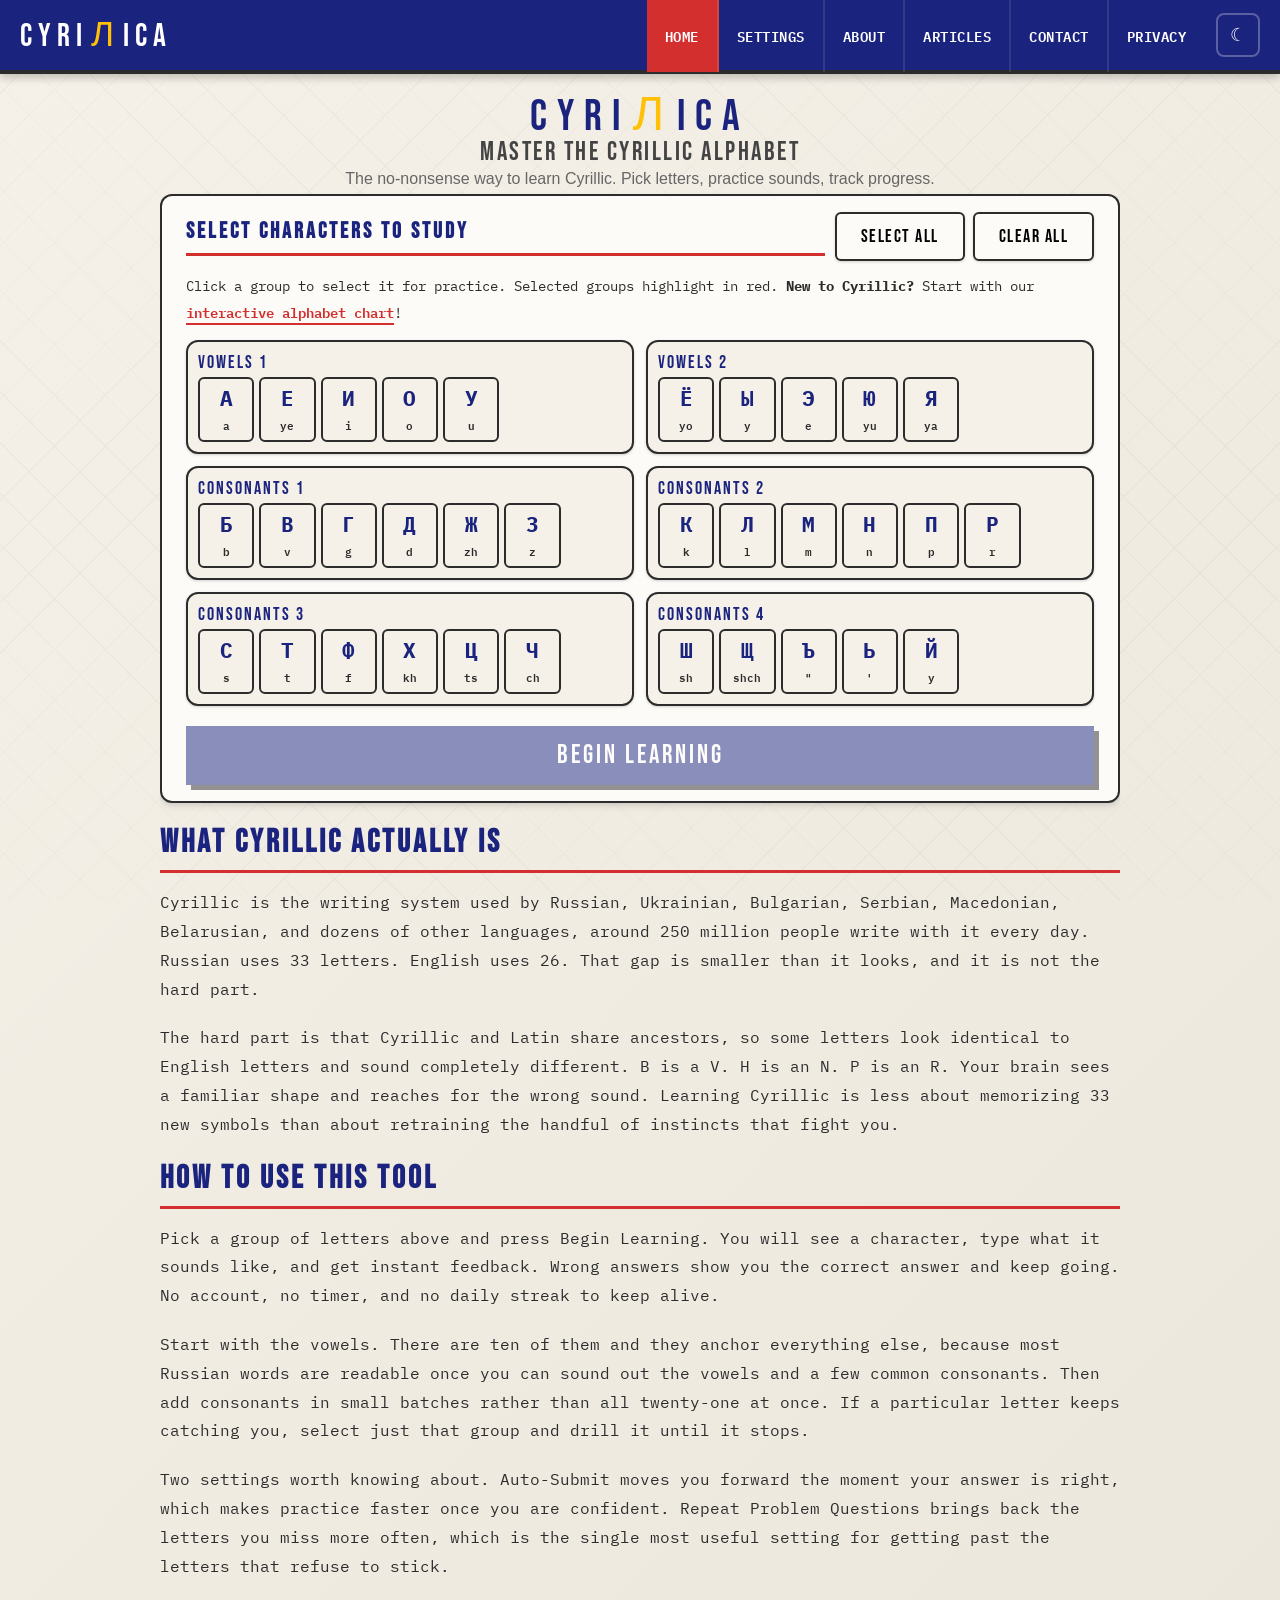
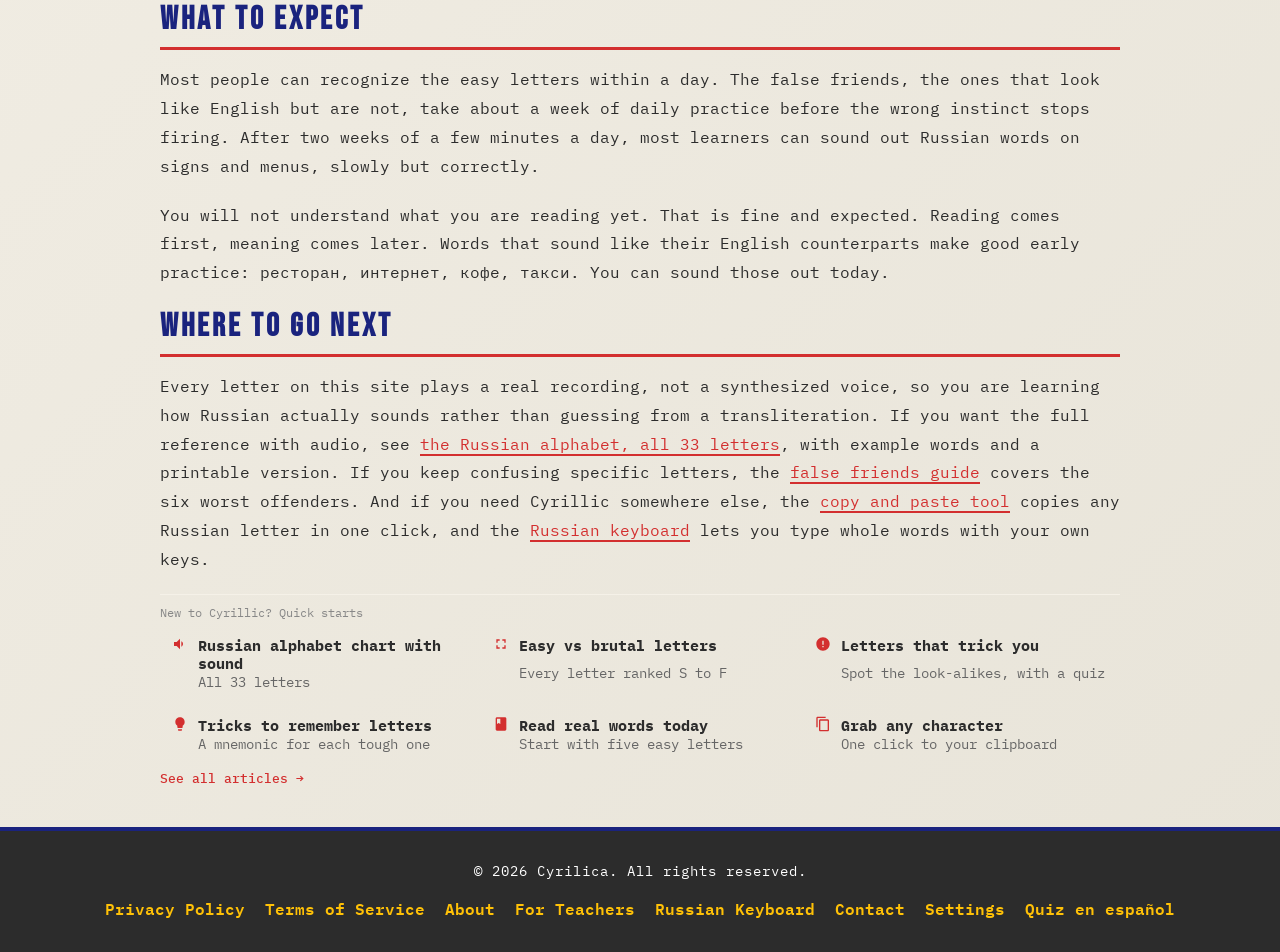
<file: index.html>
<!DOCTYPE html>
<html lang="en">
<head>
    <meta charset="UTF-8">
    <meta name="viewport" content="width=device-width, initial-scale=1.0">
    <title>Learn the Russian Alphabet Free — Cyrillic Tool | Cyrilica</title>

    <!-- SEO Meta Tags -->
    <meta name="description" content="Free interactive tool to learn the Russian alphabet. Practice all 33 Cyrillic letters with instant feedback, pronunciation audio, and progress tracking. No signup required.">
    <meta name="keywords" content="learn Cyrillic, Cyrillic alphabet, Russian alphabet, learn Russian letters, Cyrillic study, Ukrainian alphabet, Bulgarian alphabet, Serbian alphabet, learn Cyrillic online, free Cyrillic learning">
    <meta name="author" content="Cyrilica">
    <meta name="robots" content="index, follow">
    <link rel="canonical" href="https://cyrilica.com">
    <script>(function(){var c=document.querySelector('link[rel="canonical"]');if(c)c.href='https://cyrilica.com'+window.location.pathname.replace(/\/$/,'');})()</script>

    <!-- Open Graph / Facebook -->
    <meta property="og:type" content="website">
    <meta property="og:url" content="https://cyrilica.com/">
    <meta property="og:title" content="Learn the Russian Alphabet Free — Cyrillic Tool | Cyrilica">
    <meta property="og:description" content="Free interactive tool to learn the Russian alphabet. Practice all 33 Cyrillic letters with instant feedback, pronunciation audio, and progress tracking. No signup required.">
    <meta property="og:image" content="https://cyrilica.com/og-image.png">
    
    <!-- Twitter -->
    <meta property="twitter:card" content="summary_large_image">
    <meta property="twitter:url" content="https://cyrilica.com/">
    <meta property="twitter:title" content="Learn the Russian Alphabet Free — Cyrillic Tool | Cyrilica">
    <meta property="twitter:description" content="Free interactive tool to learn the Russian alphabet. Practice all 33 Cyrillic letters with instant feedback, pronunciation audio, and progress tracking. No signup required.">
    <meta property="twitter:image" content="https://cyrilica.com/og-image.png">
    
    <!-- Favicons -->
    <link rel="icon" type="image/svg+xml" href="/favicon.svg">
    <link rel="icon" type="image/x-icon" href="/favicon.ico">
    <link rel="icon" type="image/png" sizes="16x16" href="/favicon-16.png">
    <link rel="icon" type="image/png" sizes="32x32" href="/favicon-32.png">
    <link rel="icon" type="image/png" sizes="48x48" href="/favicon-48.png">
    <link rel="icon" type="image/png" sizes="192x192" href="/favicon-192.png">
    <link rel="apple-touch-icon" sizes="180x180" href="/favicon-180.png">
    <link rel="manifest" href="/site.webmanifest">

    <!-- Google tag (gtag.js) -->
    <script async src="https://www.googletagmanager.com/gtag/js?id=G-WZ9MYG6HGE"></script>
    <script>
        window.dataLayer = window.dataLayer || [];
        function gtag(){dataLayer.push(arguments);}
        // Consent Mode defaults, before gtag('js') and gtag('config') so the
        // first page_view carries them: denied in the EEA, the UK and
        // Switzerland, granted everywhere else (ledger row 386, CLAUDE.md).
        gtag('consent', 'default', {
            'ad_storage': 'denied',
            'ad_user_data': 'denied',
            'ad_personalization': 'denied',
            'analytics_storage': 'denied',
            'region': ['AT', 'BE', 'BG', 'CH', 'CY', 'CZ', 'DE', 'DK', 'EE', 'ES', 'FI', 'FR', 'GB', 'GR', 'HR', 'HU',
                       'IE', 'IS', 'IT', 'LI', 'LT', 'LU', 'LV', 'MT', 'NL', 'NO', 'PL', 'PT', 'RO', 'SE', 'SI', 'SK'],
            'wait_for_update': 500
        });
        gtag('consent', 'default', {
            'ad_storage': 'granted',
            'ad_user_data': 'granted',
            'ad_personalization': 'granted',
            'analytics_storage': 'granted',
            'wait_for_update': 500
        });
        dataLayer.push({
            'event': 'default_consent'
        });
        gtag('js', new Date());
        gtag('config', 'G-WZ9MYG6HGE');
    </script>
    
    <link rel="preconnect" href="https://fonts.googleapis.com">
    <link rel="preconnect" href="https://fonts.gstatic.com" crossorigin>
    <link href="https://fonts.googleapis.com/css2?family=Bebas+Neue&family=IBM+Plex+Mono:wght@400;600&family=Merriweather:wght@300&display=swap" rel="stylesheet">
    <link rel="stylesheet" href="/css/styles.css">

    <!-- WebSite Schema for Sitelinks Search Box -->
    <script type="application/ld+json">
    {
        "@context": "https://schema.org",
        "@type": "WebSite",
        "name": "CyriЛica",
        "alternateName": "Cyrilica",
        "url": "https://cyrilica.com",
        "description": "Learn the Cyrillic alphabet interactively",
        "inLanguage": "en"
    }
    </script>

    <!-- Organization Schema -->
    <script type="application/ld+json">
    {
        "@context": "https://schema.org",
        "@type": "Organization",
        "name": "CyriЛica",
        "url": "https://cyrilica.com",
        "logo": "https://cyrilica.com/favicon.svg",
        "sameAs": [
            "https://github.com/malcolm15/cyrillic-learner"
        ],
        "contactPoint": {
            "@type": "ContactPoint",
            "email": "hello@cyrilica.com",
            "contactType": "customer support"
        }
    }
    </script>

    <!-- Font Awesome for social icons -->
    <link rel="stylesheet" href="https://cdnjs.cloudflare.com/ajax/libs/font-awesome/6.5.1/css/all.min.css" integrity="sha512-DTOQO9RWCH3ppGqcWaEA1BIZOC6xxalwEsw9c2QQeAIftl+Vegovlnee1c9QX4TctnWMn13TZye+giMm8e2LwA==" crossorigin="anonymous" referrerpolicy="no-referrer" media="print" onload="this.media='all'" />

    <!-- Journey by Mediavine: display ads. Keep this the last element in <head>; see CLAUDE.md. -->
    <script type="text/javascript" async="async" data-noptimize="1" data-cfasync="false" src="//scripts.scriptwrapper.com/tags/0f4d724d-efc6-493d-9d37-0ec09bb2dbc1.js"></script>
</head>
<body>
    <script>
    // Theme, applied before any content is laid out, so a saved dark preference
    // never shows a flash of the light theme. This has to stay the first element
    // inside the opening body tag: document.body already exists at this point and
    // nothing has painted yet. Keep that tag spelled only once in this file,
    // because scripts/pre-render.js asserts exactly one occurrence of it.
    //
    // FOLLOW_SYSTEM_THEME decides what a visitor with no saved preference gets.
    // false is the behaviour the site has always had: no preference means light.
    // true hands the decision to the operating system setting. js/core.js reads
    // this same flag, so it is defined in exactly one place.
    window.FOLLOW_SYSTEM_THEME = false;
    (function () {
        try {
            var saved = localStorage.getItem('darkMode');
            var dark = saved === null
                ? (window.FOLLOW_SYSTEM_THEME &&
                   window.matchMedia('(prefers-color-scheme: dark)').matches)
                : saved === 'true';
            if (dark) document.body.classList.add('dark-mode');
        } catch (e) {
            // Storage blocked (private browsing): fall through to the light theme.
        }
        // The body element's style was already resolved as light before this ran,
        // so adding the class here would animate the 0.3s colour transition and
        // the page would visibly fade in from the light theme on every cold load.
        // Suppress transitions until the first frame has been painted.
        document.body.classList.add('theme-booting');
        requestAnimationFrame(function () {
            requestAnimationFrame(function () {
                document.body.classList.remove('theme-booting');
            });
        });
    })();
    // Spanish-first browsers see the homepage's "Practicar en español" link. It
    // is in the HTML for everyone and hidden by css/styles.css until this class
    // is on <html>, which happens here, before anything is laid out, so showing
    // it never shifts the page. Only the PRIMARY language counts: a secondary
    // Spanish preference does not. Nothing redirects. This script is part of
    // the template, so every emitted page carries it too, where it is harmless:
    // html.lang-es is used only by the .lang-suggest rule, and only the
    // homepage has that element. It sits after the theme script on purpose,
    // outside the part scripts/pre-render.js requires 404.html to match.
    (function () {
        try {
            var langs = navigator.languages;
            var primary = (langs && langs.length ? langs[0] : navigator.language) || '';
            if (/^es(-|$)/i.test(primary)) document.documentElement.classList.add('lang-es');
        } catch (e) {
            // No navigator language: the link simply stays hidden.
        }
    })();
    </script>
    <!-- Navigation -->
    <nav>
        <div class="nav-container">
            <a href="/" class="nav-logo notranslate" translate="no" onclick="navTo(event, 'home', null)">CYRI<span class="letter-l" lang="ru" onclick="if(!event.metaKey&&!event.ctrlKey&&!event.shiftKey) burstConfetti(event, this)">Л<span class="confetti-burst"></span></span>ICA</a>
            <ul class="nav-links" id="nav-links">
                <li><a href="/" class="active" onclick="navTo(event, 'home', null)">Home</a></li>
                <li><a href="/settings" onclick="navTo(event, 'settings', null)">Settings</a></li>
                <li><a href="/about" onclick="navTo(event, 'about', null)">About</a></li>
                <li><a href="/articles" onclick="navTo(event, 'articles', null)">Articles</a></li>
                <li><a href="/contact" onclick="navTo(event, 'contact', null)">Contact</a></li>
                <li><a href="/privacy" onclick="navTo(event, 'privacy', null)">Privacy</a></li>
            </ul>
            <button class="theme-toggle" id="theme-toggle" type="button" onclick="toggleTheme()" aria-label="Switch to the dark theme" aria-pressed="false"><span class="theme-toggle-icon" aria-hidden="true">☾</span></button>
            <button class="menu-toggle" type="button" onclick="toggleMenu()" aria-label="Menu" aria-controls="nav-links" aria-expanded="false">☰</button>
        </div>
    </nav>

        <div class="main-content">
            <div class="container">
                <!-- HOME PAGE -->
                <div id="home-page" class="page-content active">
                    <header>
                        <h1 class="sr-only">Learn the Russian &amp; Cyrillic Alphabet Free</h1>
                        <div class="logo-display notranslate" translate="no">CYRI<span class="letter-l" lang="ru" onclick="burstConfetti(event, this)">Л<span class="confetti-burst"></span></span>ICA</div>
                        <div class="subtitle">MASTER THE CYRILLIC ALPHABET</div>
                        <p class="site-description">The no-nonsense way to learn Cyrillic. Pick letters, practice sounds, track progress.</p>
                        <p class="lang-suggest"><a href="/es" hreflang="es" lang="es">Practicar en español</a></p>
                    </header>

                    <!-- Combined Character Reference & Selection -->
                    <div class="card char-reference">
                        <div class="selection-header">
                            <h2>Select Characters to Study</h2>
                            <div class="selection-controls">
                                <button class="btn btn-control" onclick="selectAllGroups()">Select All</button>
                                <button class="btn btn-control" onclick="clearAllGroups()">Clear All</button>
                            </div>
                        </div>
                        <p class="content-text" style="margin-bottom: 14px; font-size: 0.9rem;">Click a group to select it for practice. Selected groups highlight in red. <strong>New to Cyrillic?</strong> Start with our <a href="/articles/russian-alphabet-chart" onclick="navToArticle(event, 'russian-alphabet-chart')" class="reference-link">interactive alphabet chart</a>!</p>
                        <div id="reference-container">
                            <div class="reference-section" data-group="vowels_1">
                                <div class="section-title">Vowels 1</div>
                                <div class="reference-grid notranslate" translate="no">
                                    <div class="char-ref-item"><span class="char-ref-cyrillic">А</span><span class="char-ref-roman">a</span></div>
                                    <div class="char-ref-item"><span class="char-ref-cyrillic">Е</span><span class="char-ref-roman">ye</span></div>
                                    <div class="char-ref-item"><span class="char-ref-cyrillic">И</span><span class="char-ref-roman">i</span></div>
                                    <div class="char-ref-item"><span class="char-ref-cyrillic">О</span><span class="char-ref-roman">o</span></div>
                                    <div class="char-ref-item"><span class="char-ref-cyrillic">У</span><span class="char-ref-roman">u</span></div>
                                </div>
                            </div>
                            <div class="reference-section" data-group="vowels_2">
                                <div class="section-title">Vowels 2</div>
                                <div class="reference-grid notranslate" translate="no">
                                    <div class="char-ref-item"><span class="char-ref-cyrillic">Ё</span><span class="char-ref-roman">yo</span></div>
                                    <div class="char-ref-item"><span class="char-ref-cyrillic">Ы</span><span class="char-ref-roman">y</span></div>
                                    <div class="char-ref-item"><span class="char-ref-cyrillic">Э</span><span class="char-ref-roman">e</span></div>
                                    <div class="char-ref-item"><span class="char-ref-cyrillic">Ю</span><span class="char-ref-roman">yu</span></div>
                                    <div class="char-ref-item"><span class="char-ref-cyrillic">Я</span><span class="char-ref-roman">ya</span></div>
                                </div>
                            </div>
                            <div class="reference-section" data-group="consonants_1">
                                <div class="section-title">Consonants 1</div>
                                <div class="reference-grid notranslate" translate="no">
                                    <div class="char-ref-item"><span class="char-ref-cyrillic">Б</span><span class="char-ref-roman">b</span></div>
                                    <div class="char-ref-item"><span class="char-ref-cyrillic">В</span><span class="char-ref-roman">v</span></div>
                                    <div class="char-ref-item"><span class="char-ref-cyrillic">Г</span><span class="char-ref-roman">g</span></div>
                                    <div class="char-ref-item"><span class="char-ref-cyrillic">Д</span><span class="char-ref-roman">d</span></div>
                                    <div class="char-ref-item"><span class="char-ref-cyrillic">Ж</span><span class="char-ref-roman">zh</span></div>
                                    <div class="char-ref-item"><span class="char-ref-cyrillic">З</span><span class="char-ref-roman">z</span></div>
                                </div>
                            </div>
                            <div class="reference-section" data-group="consonants_2">
                                <div class="section-title">Consonants 2</div>
                                <div class="reference-grid notranslate" translate="no">
                                    <div class="char-ref-item"><span class="char-ref-cyrillic">К</span><span class="char-ref-roman">k</span></div>
                                    <div class="char-ref-item"><span class="char-ref-cyrillic">Л</span><span class="char-ref-roman">l</span></div>
                                    <div class="char-ref-item"><span class="char-ref-cyrillic">М</span><span class="char-ref-roman">m</span></div>
                                    <div class="char-ref-item"><span class="char-ref-cyrillic">Н</span><span class="char-ref-roman">n</span></div>
                                    <div class="char-ref-item"><span class="char-ref-cyrillic">П</span><span class="char-ref-roman">p</span></div>
                                    <div class="char-ref-item"><span class="char-ref-cyrillic">Р</span><span class="char-ref-roman">r</span></div>
                                </div>
                            </div>
                            <div class="reference-section" data-group="consonants_3">
                                <div class="section-title">Consonants 3</div>
                                <div class="reference-grid notranslate" translate="no">
                                    <div class="char-ref-item"><span class="char-ref-cyrillic">С</span><span class="char-ref-roman">s</span></div>
                                    <div class="char-ref-item"><span class="char-ref-cyrillic">Т</span><span class="char-ref-roman">t</span></div>
                                    <div class="char-ref-item"><span class="char-ref-cyrillic">Ф</span><span class="char-ref-roman">f</span></div>
                                    <div class="char-ref-item"><span class="char-ref-cyrillic">Х</span><span class="char-ref-roman">kh</span></div>
                                    <div class="char-ref-item"><span class="char-ref-cyrillic">Ц</span><span class="char-ref-roman">ts</span></div>
                                    <div class="char-ref-item"><span class="char-ref-cyrillic">Ч</span><span class="char-ref-roman">ch</span></div>
                                </div>
                            </div>
                            <div class="reference-section" data-group="consonants_4">
                                <div class="section-title">Consonants 4</div>
                                <div class="reference-grid notranslate" translate="no">
                                    <div class="char-ref-item"><span class="char-ref-cyrillic">Ш</span><span class="char-ref-roman">sh</span></div>
                                    <div class="char-ref-item"><span class="char-ref-cyrillic">Щ</span><span class="char-ref-roman">shch</span></div>
                                    <div class="char-ref-item"><span class="char-ref-cyrillic">Ъ</span><span class="char-ref-roman">"</span></div>
                                    <div class="char-ref-item"><span class="char-ref-cyrillic">Ь</span><span class="char-ref-roman">'</span></div>
                                    <div class="char-ref-item"><span class="char-ref-cyrillic">Й</span><span class="char-ref-roman">y</span></div>
                                </div>
                            </div>
                        </div>
                        <button class="start-btn" id="start-btn" disabled>Begin Learning</button>
                    </div>

                    <div id="quiz-container">
                        <div class="card">
                            <div class="quiz-header">
                                <div class="score" id="score">Score: 0/0</div>
                                <div class="progress" id="progress">Question 1</div>
                            </div>

                            <div class="character-display">
                                <span class="cyrillic-char notranslate" id="current-char" translate="no">А</span>
                                <span class="cyrillic-char cyrillic-char-lowercase notranslate" id="current-char-lower" translate="no" style="display: none;">а</span>
                                <button class="audio-btn" id="audio-btn" style="display: none;" title="Hear pronunciation" aria-label="Hear pronunciation">🔊</button>
                            </div>

                            <div class="input-section">
                                <label for="answer-input" class="sr-only">Type this letter in Latin letters</label>
                                <div class="input-wrapper">
                                    <input 
                                        type="text" 
                                        id="answer-input" 
                                        placeholder="Type romanization..."
                                        autocomplete="off"
                                        autocorrect="off"
                                        autocapitalize="none"
                                        spellcheck="false"
                                    />
                                    <button class="btn btn-submit" id="submit-btn" onclick="checkAnswer()">Submit</button>
                                </div>
                                <div class="feedback" id="feedback" aria-live="polite"></div>
                            </div>

                            <div class="action-buttons">
                                <button class="btn" id="skip-btn">Skip</button>
                                <button class="btn" id="reset-btn">Reset</button>
                                <button class="btn" id="home-btn">Home</button>
                                <button class="btn btn-settings" id="settings-btn" onclick="showPage('settings')">⚙️ Settings</button>
                            </div>

                            <div class="stats">
                                <div class="stat-item">
                                    <span class="stat-value" id="correct-count">0</span>
                                    <span class="stat-label">Correct</span>
                                </div>
                                <div class="stat-item">
                                    <span class="stat-value" id="incorrect-count">0</span>
                                    <span class="stat-label">Incorrect</span>
                                </div>
                                <div class="stat-item">
                                    <span class="stat-value" id="streak-count">0</span>
                                    <span class="stat-label">Streak</span>
                                </div>
                            </div>
                        </div>
                    </div>

                    <!-- Homepage orientation prose -->
                    <h2>What Cyrillic actually is</h2>

                    <div class="content-text">
                        <p>Cyrillic is the writing system used by Russian, Ukrainian, Bulgarian, Serbian, Macedonian, Belarusian, and dozens of other languages, around 250 million people write with it every day. Russian uses 33 letters. English uses 26. That gap is smaller than it looks, and it is not the hard part.</p>
                    </div>

                    <div class="content-text">
                        <p>The hard part is that Cyrillic and Latin share ancestors, so some letters look identical to English letters and sound completely different. В is a V. Н is an N. Р is an R. Your brain sees a familiar shape and reaches for the wrong sound. Learning Cyrillic is less about memorizing 33 new symbols than about retraining the handful of instincts that fight you.</p>
                    </div>

                    <h2>How to use this tool</h2>

                    <div class="content-text">
                        <p>Pick a group of letters above and press Begin Learning. You will see a character, type what it sounds like, and get instant feedback. Wrong answers show you the correct answer and keep going. No account, no timer, and no daily streak to keep alive.</p>
                    </div>

                    <div class="content-text">
                        <p>Start with the vowels. There are ten of them and they anchor everything else, because most Russian words are readable once you can sound out the vowels and a few common consonants. Then add consonants in small batches rather than all twenty-one at once. If a particular letter keeps catching you, select just that group and drill it until it stops.</p>
                    </div>

                    <div class="content-text">
                        <p>Two settings worth knowing about. Auto-Submit moves you forward the moment your answer is right, which makes practice faster once you are confident. Repeat Problem Questions brings back the letters you miss more often, which is the single most useful setting for getting past the letters that refuse to stick.</p>
                    </div>

                    <h2>What to expect</h2>

                    <div class="content-text">
                        <p>Most people can recognize the easy letters within a day. The false friends, the ones that look like English but are not, take about a week of daily practice before the wrong instinct stops firing. After two weeks of a few minutes a day, most learners can sound out Russian words on signs and menus, slowly but correctly.</p>
                    </div>

                    <div class="content-text">
                        <p>You will not understand what you are reading yet. That is fine and expected. Reading comes first, meaning comes later. Words that sound like their English counterparts make good early practice: ресторан, интернет, кофе, такси. You can sound those out today.</p>
                    </div>

                    <h2>Where to go next</h2>

                    <div class="content-text">
                        <p>Every letter on this site plays a real recording, not a synthesized voice, so you are learning how Russian actually sounds rather than guessing from a transliteration. If you want the full reference with audio, see <a href="/articles/russian-alphabet-chart" onclick="navToArticle(event, 'russian-alphabet-chart')">the Russian alphabet, all 33 letters</a>, with example words and a printable version. If you keep confusing specific letters, the <a href="/articles/false-friends" onclick="navToArticle(event, 'false-friends')">false friends guide</a> covers the six worst offenders. And if you need Cyrillic somewhere else, the <a href="/articles/cyrillic-copy-paste" onclick="navToArticle(event, 'cyrillic-copy-paste')">copy and paste tool</a> copies any Russian letter in one click, and the <a href="/russian-keyboard">Russian keyboard</a> lets you type whole words with your own keys.</p>
                    </div>

                    <!-- Quick-start strip -->
                    <div class="quick-start-strip">
                        <p class="quick-start-label">New to Cyrillic? Quick starts</p>
                        <div class="quick-start-grid">
                            <a class="quick-start-item" href="/articles/russian-alphabet-chart" onclick="navToArticle(event, 'russian-alphabet-chart')">
                                <svg class="quick-start-icon" viewBox="0 0 24 24" fill="currentColor" aria-hidden="true"><path d="M3 9v6h4l5 5V4L7 9H3zm13.5 3c0-1.77-1.02-3.29-2.5-4.03v8.05c1.48-.73 2.5-2.25 2.5-4.02z"/></svg>
                                <span class="quick-start-name">Russian alphabet chart with sound</span>
                                <span class="quick-start-payoff">All 33 letters</span>
                            </a>
                            <a class="quick-start-item" href="/articles/cyrillic-tier-list" onclick="navToArticle(event, 'cyrillic-tier-list')">
                                <svg class="quick-start-icon" viewBox="0 0 24 24" fill="currentColor" aria-hidden="true"><path d="M7 14H5v5h5v-2H7v-3zm-2-4h2V7h3V5H5v5zm12 7h-3v2h5v-5h-2v3zM14 5v2h3v3h2V5h-5z"/></svg>
                                <span class="quick-start-name">Easy vs brutal letters</span>
                                <span class="quick-start-payoff">Every letter ranked S to F</span>
                            </a>
                            <a class="quick-start-item" href="/articles/false-friends" onclick="navToArticle(event, 'false-friends')">
                                <svg class="quick-start-icon" viewBox="0 0 24 24" fill="currentColor" aria-hidden="true"><path d="M12 2C6.48 2 2 6.48 2 12s4.48 10 10 10 10-4.48 10-10S17.52 2 12 2zm1 15h-2v-2h2v2zm0-4h-2V7h2v6z"/></svg>
                                <span class="quick-start-name">Letters that trick you</span>
                                <span class="quick-start-payoff">Spot the look-alikes, with a quiz</span>
                            </a>
                            <a class="quick-start-item" href="/articles/memory-tricks" onclick="navToArticle(event, 'memory-tricks')">
                                <svg class="quick-start-icon" viewBox="0 0 24 24" fill="currentColor" aria-hidden="true"><path d="M9 21c0 .55.45 1 1 1h4c.55 0 1-.45 1-1v-1H9v1zm3-19C8.14 2 5 5.14 5 9c0 2.38 1.19 4.47 3 5.74V17c0 .55.45 1 1 1h6c.55 0 1-.45 1-1v-2.26c1.81-1.27 3-3.36 3-5.74 0-3.86-3.14-7-7-7z"/></svg>
                                <span class="quick-start-name">Tricks to remember letters</span>
                                <span class="quick-start-payoff">A mnemonic for each tough one</span>
                            </a>
                            <a class="quick-start-item" href="/articles/easy-russian-words" onclick="navToArticle(event, 'easy-russian-words')">
                                <svg class="quick-start-icon" viewBox="0 0 24 24" fill="currentColor" aria-hidden="true"><path d="M18 2H6c-1.1 0-2 .9-2 2v16c0 1.1.9 2 2 2h12c1.1 0 2-.9 2-2V4c0-1.1-.9-2-2-2zM6 4h5v8l-2.5-1.5L6 12V4z"/></svg>
                                <span class="quick-start-name">Read real words today</span>
                                <span class="quick-start-payoff">Start with five easy letters</span>
                            </a>
                            <a class="quick-start-item" href="/articles/cyrillic-copy-paste" onclick="navToArticle(event, 'cyrillic-copy-paste')">
                                <svg class="quick-start-icon" viewBox="0 0 24 24" fill="currentColor" aria-hidden="true"><path d="M16 1H4c-1.1 0-2 .9-2 2v14h2V3h12V1zm3 4H8c-1.1 0-2 .9-2 2v14c0 1.1.9 2 2 2h11c1.1 0 2-.9 2-2V7c0-1.1-.9-2-2-2zm0 16H8V7h11v14z"/></svg>
                                <span class="quick-start-name">Grab any character</span>
                                <span class="quick-start-payoff">One click to your clipboard</span>
                            </a>
                        </div>
                        <a href="/articles" class="quick-start-all" onclick="navTo(event, 'articles', null)">See all articles →</a>
                    </div>
                </div>

                <!-- ARTICLES PAGE -->
                <div id="articles-page" class="page-content">
                    <!-- Articles Index -->
                    <div id="articles-index" class="articles-view active">
                        <div class="card">
                            <h2>Articles</h2>
                            <p class="content-text" style="margin-bottom: 30px;">Learn more about the Cyrillic alphabet, tips for memorization, and language learning strategies.</p>
                            
                            <div class="articles-list">
                                <!-- Category 1: Getting Started -->
                                <div class="article-category">
                                    <div class="article-category-header">
                                        
                                        <span>Getting Started</span>
                                    </div>
                                    <div class="article-category-desc">For complete beginners - your learning foundation</div>
                                    
                                    <a class="article-item" href="/articles/getting-started" onclick="navTo(event, null, 'getting-started')">
                                        <div class="article-item-content">
                                            <h3>Getting Started with Cyrillic</h3>
                                            <p>A beginner's guide to learning the Cyrillic alphabet efficiently.</p>
                                        </div>
                                    </a>

                                    <a class="article-item" href="/articles/common-mistakes" onclick="navTo(event, null, 'common-mistakes')">
                                        <div class="article-item-content">
                                            <h3>5 Common Mistakes When Learning Cyrillic</h3>
                                            <p>Avoid these pitfalls and accelerate your learning journey.</p>
                                        </div>
                                    </a>

                                    <a class="article-item" href="/articles/memory-tricks" onclick="navTo(event, null, 'memory-tricks')">
                                        <div class="article-item-content">
                                            <h3>Memory Tricks for Confusing Letters</h3>
                                            <p>Never confuse Н, Р, В, and other tricky characters again.</p>
                                        </div>
                                    </a>

                                    <a class="article-item" href="/articles/cyrillic-tier-list" onclick="navTo(event, null, 'cyrillic-tier-list')">
                                        <div class="article-item-content">
                                            <h3>Cyrillic Alphabet Tier List: Ranking Letters by Difficulty</h3>
                                            <p>From S-tier (easy) to F-tier (nightmare) - every letter ranked for learners.</p>
                                        </div>
                                    </a>

                                    <a class="article-item" href="/articles/false-friends" onclick="navTo(event, null, 'false-friends')">
                                        <div class="article-item-content">
                                            <h3>False Friends: Cyrillic Letters That Fool English Speakers</h3>
                                            <p>Master the six letters that look familiar but sound completely different.</p>
                                        </div>
                                    </a>

                                    <a class="article-item" href="/articles/first-25-words" onclick="navTo(event, null, 'first-25-words')">
                                        <div class="article-item-content">
                                            <h3>Reading Practice: Your First 25 Russian Words</h3>
                                            <p>Start reading real Russian words using what you've learned.</p>
                                        </div>
                                    </a>

                                    <a class="article-item" href="/articles/easy-russian-words" onclick="navTo(event, null, 'easy-russian-words')">
                                        <div class="article-item-content">
                                            <h3>Common Russian Words Using Only Easy Letters</h3>
                                            <p>Read real Russian words today using just 5-9 simple letters.</p>
                                        </div>
                                    </a>
                                </div>
                                
                                <!-- Category 2: Alphabet Variants -->
                                <div class="article-category">
                                    <div class="article-category-header">
                                        
                                        <span>Alphabet Variants</span>
                                    </div>
                                    <div class="article-category-desc">Exploring Cyrillic across different languages</div>
                                    
                                    <a class="article-item" href="/articles/ukrainian-alphabet" onclick="navTo(event, null, 'ukrainian-alphabet')">
                                        <div class="article-item-content">
                                            <h3>Ukrainian Cyrillic: The Alphabet That Sets Ukrainian Apart</h3>
                                            <p>The 4 Ukrainian letters Russian doesn't have (Ґ, Є, І, Ї) and how they work.</p>
                                        </div>
                                    </a>

                                    <a class="article-item" href="/articles/serbian-cyrillic-vs-latin" onclick="navTo(event, null, 'serbian-cyrillic-vs-latin')">
                                        <div class="article-item-content">
                                            <h3>Serbian: Cyrillic vs Latin Scripts</h3>
                                            <p>Understanding Serbia's dual-alphabet system.</p>
                                        </div>
                                    </a>

                                    <a class="article-item" href="/articles/belarusian-alphabet" onclick="navTo(event, null, 'belarusian-alphabet')">
                                        <div class="article-item-content">
                                            <h3>Belarusian Alphabet Guide: 32 Letters of Eastern Europe</h3>
                                            <p>Discover the unique Ў letter and Belarus's distinct Cyrillic system.</p>
                                        </div>
                                    </a>

                                    <a class="article-item" href="/articles/bulgarian-alphabet" onclick="navTo(event, null, 'bulgarian-alphabet')">
                                        <div class="article-item-content">
                                            <h3>Bulgarian Alphabet: The Cyrillic That Started It All</h3>
                                            <p>30 letters, a vowel that Russian treats as silent, and the script's true birthplace.</p>
                                        </div>
                                    </a>

                                    <a class="article-item" href="/articles/montenegrin-alphabet" onclick="navTo(event, null, 'montenegrin-alphabet')">
                                        <div class="article-item-content">
                                            <h3>Montenegrin Alphabet: The Newest Cyrillic (2009)</h3>
                                            <p>Meet С́ and З́ - the newest letters added to Cyrillic in the 21st century.</p>
                                        </div>
                                    </a>
                                    <a class="article-item" href="/articles/cyrillic-letters-not-in-russian" onclick="navTo(event, null, 'cyrillic-letters-not-in-russian')">
                                        <div class="article-item-content">
                                            <h3>The Cyrillic Letters That Don't Exist in Russian</h3>
                                            <p>Every common Cyrillic letter that Russian doesn't have, from Ukrainian and Belarusian to Serbian and Macedonian, with sounds and where you'll see them.</p>
                                        </div>
                                    </a>
                                </div>

                                <!-- Category 3: History & Culture -->
                                <div class="article-category">
                                    <div class="article-category-header">
                                        
                                        <span>History & Culture</span>
                                    </div>
                                    <div class="article-category-desc">Deep dives into Cyrillic's fascinating past</div>
                                    
                                    <a class="article-item" href="/articles/history-of-cyrillic" onclick="navTo(event, null, 'history-of-cyrillic')">
                                        <div class="article-item-content">
                                            <h3>The History of the Cyrillic Alphabet</h3>
                                            <p>1,150 years from Saints Cyril and Methodius to today.</p>
                                        </div>
                                    </a>

                                    <a class="article-item" href="/articles/lost-letters" onclick="navTo(event, null, 'lost-letters')">
                                        <div class="article-item-content">
                                            <h3>The Lost Letters of Cyrillic: A Journey Through Extinct Characters</h3>
                                            <p>Discover the 100+ letters that have vanished from Cyrillic over 1,150 years.</p>
                                        </div>
                                    </a>

                                    <a class="article-item" href="/articles/glagolitic" onclick="navTo(event, null, 'glagolitic')">
                                        <div class="article-item-content">
                                            <h3>Glagolitic: The Mysterious Alphabet Before Cyrillic</h3>
                                            <p>The strange, ornate alphabet that predates Cyrillic by decades.</p>
                                        </div>
                                    </a>

                                    <a class="article-item" href="/articles/cyrillic-names-europe" onclick="navTo(event, null, 'cyrillic-names-europe')">
                                        <div class="article-item-content">
                                            <h3>What is Cyrillic Called in Different European Languages?</h3>
                                            <p>From Kirillitsa to Kyrillisches Alphabet - how Europe names Cyrillic.</p>
                                        </div>
                                    </a>

                                    <a class="article-item" href="/articles/backwards-r-myth" onclick="navTo(event, null, 'backwards-r-myth')">
                                        <div class="article-item-content">
                                            <h3>Backwards R (Я): The Russian Letter Ya, Not an R</h3>
                                            <p>What Я really says, how to copy it, and how to spot faux Cyrillic.</p>
                                        </div>
                                    </a>

                                    <a class="article-item" href="/articles/kazakhstan-latin-transition" onclick="navTo(event, null, 'kazakhstan-latin-transition')">
                                        <div class="article-item-content">
                                            <h3>Kazakhstan's Alphabet Transition: From Cyrillic to Latin by 2031</h3>
                                            <p>One of the most ambitious alphabet reforms of the 21st century.</p>
                                        </div>
                                    </a>

                                    <a class="article-item" href="/articles/latin-vs-cyrillic-slavic" onclick="navTo(event, null, 'latin-vs-cyrillic-slavic')">
                                        <div class="article-item-content">
                                            <h3>Why Some Slavic Countries Use Latin Instead of Cyrillic</h3>
                                            <p>The Great Schism's thousand-year impact on Slavic alphabets.</p>
                                        </div>
                                    </a>

                                    <a class="article-item" href="/articles/cyrillic-vs-greek" onclick="navTo(event, null, 'cyrillic-vs-greek')">
                                        <div class="article-item-content">
                                            <h3>Cyrillic vs Greek Alphabet: How They Compare</h3>
                                            <p>Side-by-side comparison of shared letters, false friends, and what each alphabet added on its own.</p>
                                        </div>
                                    </a>

                                    <a class="article-item" href="/articles/letter-yo-story" onclick="navTo(event, null, 'letter-yo-story')">
                                        <div class="article-item-content">
                                            <h3>The Story of Ё: Russia's Most Controversial Letter</h3>
                                            <p>A 240-year argument over a single vowel — with monuments, decrees, and court cases to match.</p>
                                        </div>
                                    </a>
                                </div>
                                
                                <!-- Category 4: Learning Tools & Resources -->
                                <div class="article-category">
                                    <div class="article-category-header">
                                        
                                        <span>Learning Tools & Resources</span>
                                    </div>
                                    <div class="article-category-desc">Practical guides for mastering Cyrillic</div>
                                    
                                    <a class="article-item" href="/articles/cyrillic-copy-paste" onclick="navTo(event, null, 'cyrillic-copy-paste')">
                                        <div class="article-item-content">
                                            <h3>Russian and Cyrillic Alphabet Copy and Paste</h3>
                                            <p>One-click copying for all Cyrillic letters - perfect for quick use.</p>
                                        </div>
                                    </a>

                                    <a class="article-item" href="/articles/how-to-type-cyrillic" onclick="navTo(event, null, 'how-to-type-cyrillic')">
                                        <div class="article-item-content">
                                            <h3>How to Type Cyrillic on Any Device</h3>
                                            <p>Complete setup guide for Windows, Mac, iPhone, iPad, and Android.</p>
                                        </div>
                                    </a>

                                    <a class="article-item" href="/articles/russian-alphabet-chart" onclick="navTo(event, null, 'russian-alphabet-chart')">
                                        <div class="article-item-content">
                                            <h3>Russian Alphabet Chart: All 33 Letters with Pronunciation</h3>
                                            <p>Interactive chart with audio pronunciation, filters, and color coding that shows what makes each letter tricky.</p>
                                        </div>
                                    </a>

                                    <a class="article-item" href="/articles/practice-writing-cyrillic" onclick="navTo(event, null, 'practice-writing-cyrillic')">
                                        <div class="article-item-content">
                                            <h3>How to Practice Writing Cyrillic by Hand</h3>
                                            <p>Stroke order, cursive challenges, and daily practice routines.</p>
                                        </div>
                                    </a>

                                    <a class="article-item" href="/articles/russian-cursive" onclick="navTo(event, null, 'russian-cursive')">
                                        <div class="article-item-content">
                                            <h3>Russian Cursive Alphabet: Chart and Worksheets</h3>
                                            <p>The full handwritten alphabet in one chart, letters you can watch being written, and free printable worksheets.</p>
                                        </div>
                                    </a>

                                    <a class="article-item" href="/articles/cyrillic-learning-resources" onclick="navTo(event, null, 'cyrillic-learning-resources')">
                                        <div class="article-item-content">
                                            <h3>Best Resources for Learning Cyrillic</h3>
                                            <p>Top apps, websites, and tools to accelerate your learning.</p>
                                        </div>
                                    </a>
                                </div>
                            </div>

                                </div>
                            </div>
                        </div>
                    </div>
                    
                    <!-- Individual Article View (hidden by default) -->
                    <div id="article-view" class="articles-view" style="display: none;">
                        <div class="card">
                            <div class="article-header">
                                <h2 id="article-title"></h2>
                                <a class="article-back-btn" href="/articles" onclick="backToArticles(event)" title="Back to Articles">← Back</a>
                            </div>
                            
                            <div class="article-content content-text journey-content" id="article-content">
                                <!-- Article content loaded here -->
                            </div>
                            
                            <!-- Interactive Tool CTA Banner -->
                            <div class="tool-cta-banner">
                                <div class="tool-cta-content">
                                    <p><strong>Cyrilica is a free interactive learning tool</strong> that thousands use to master the Cyrillic alphabet. Select your character groups, practice with instant feedback, and build your skills one letter at a time.</p>
                                    <a class="btn tool-cta-btn" href="/" onclick="goHome(event)">
                                        <span style="margin-right: 8px;">🎯</span> Give it a try
                                    </a>
                                </div>
                            </div>
                            
                            <!-- Related Articles Section -->
                            <div class="related-articles" id="related-articles-section" style="display: none;">
                                <h3 class="related-articles-title">Related Articles</h3>
                                <div class="related-articles-grid" id="related-articles-grid">
                                    <!-- Related articles loaded here by JavaScript -->
                                </div>
                            </div>
                            
                            <div class="article-navigation">
                                <a class="btn nav-btn" id="prev-article" onclick="navigateArticle(event, 'prev')">
                                    <span class="nav-direction">← PREVIOUS</span>
                                    <span class="nav-title" id="prev-article-title"></span>
                                </a>
                                <a class="btn back-to-articles" href="/articles" onclick="backToArticles(event)">Back to Articles</a>
                                <a class="btn nav-btn" id="next-article" onclick="navigateArticle(event, 'next')">
                                    <span class="nav-direction">NEXT →</span>
                                    <span class="nav-title" id="next-article-title"></span>
                                </a>
                            </div>
                        </div>
                    </div>
                </div>

                <!-- ABOUT PAGE -->
                <div id="about-page" class="page-content">
                    <div class="card">
                        <h2>About Cyrilica</h2>
                        
                        <div class="content-text">
                            <p>Cyrilica is a simple, no-nonsense tool for learning the Cyrillic alphabet. You pick which letters you want to practice, the app shows you a character, you type what it sounds like, and you get instant feedback. That's it. No fluff, no subscriptions, no annoying popups asking you to upgrade.</p>
                        </div>

                        <h3>Why Cyrillic?</h3>
                        <div class="content-text">
                            <p>The Cyrillic script is used by over 250 million people worldwide. It's the writing system for Russian, Ukrainian, Bulgarian, Serbian, and many other languages. Once you get past the initial "these letters look weird" phase, it's actually pretty logical and consistent.</p>
                        </div>

                        <div class="content-text">
                            <p>Plus, there's something really satisfying about being able to read signs and menus in a whole new script. It feels like unlocking a secret code.</p>
                        </div>

                        <h3>How It Works</h3>
                        <div class="content-text">
                            <p>The concept is dead simple: choose which character groups you want to study (vowels, consonants, whatever), click "Begin Learning," and start typing. The app will randomly quiz you on those characters. Get it right, your streak goes up. Get it wrong, you see the correct answer and keep going.</p>
                        </div>

                        <div class="content-text">
                            <p>There's no complicated spaced repetition algorithm or points system. Just you, the letters, and honest practice. Sometimes the simplest approach is the best one.</p>
                        </div>

                        <h3>Keep Practicing</h3>
                        <div class="content-text">
                            <p>Learning an alphabet takes repetition. Don't get discouraged if some letters don't stick right away (looking at you, Ы and Щ). Just keep at it, practice a little bit every day, and before you know it, you'll be reading Cyrillic like it's second nature.</p>
                        </div>

                        <div class="content-text">
                            <p>Good luck with your learning, and thanks for using Cyrilica!</p>
                        </div>

                        <h3>Who made this</h3>
                        <div class="content-text">
                            <p>I'm Malcolm Konner, a program manager. I started learning Russian and couldn't find the tool I actually wanted, something that would just teach the alphabet, cleanly, without pushing me into grammar and vocabulary before I could even read the letters.</p>
                        </div>

                        <div class="content-text">
                            <p>So I built it. I spent years in QA and support before moving into program management, which mostly means I am hard to please about small things: whether the audio sounds right, whether a button does what you expect, whether it works properly on your phone. That instinct shaped Cyrilica. The goal was a focused way to drill the 33 letters until reading them feels automatic, with real recorded pronunciation rather than a robotic voice or a guess from transliteration, and nothing in the way.</p>
                        </div>

                        <div class="content-text">
                            <p>I am genuinely proud of how far it has come. What started as a personal learning tool is now used by learners around the world and, increasingly, by teachers pointing students at a clean first step. That was never the plan, and it is the best kind of surprise.</p>
                        </div>

                        <div class="content-text">
                            <p>If you teach Russian, there is a short guide to <a href="/teachers">using Cyrilica in a classroom</a>.</p>
                        </div>

                        <div class="content-text">
                            <p>To type Russian without installing anything, there is an <a href="/russian-keyboard">online Russian keyboard</a>.</p>
                        </div>

                        <div class="content-text">
                            <p>Cyrilica stays deliberately narrow. It teaches the script, not the language, because there are already excellent resources for grammar and vocabulary, and there was a real gap for the alphabet itself. It is free, with no account and nothing to buy.</p>
                        </div>

                        <div class="content-text">
                            <p>If you spot an error, especially on pronunciation or the handwriting forms, please get in touch. Corrections from native speakers are genuinely welcome, and the site gets better every time someone sends one.</p>
                        </div>
                    </div>
                </div>

                <!-- SETTINGS PAGE -->
                <div id="settings-page" class="page-content">
                    <div class="card">
                        <h2>Settings</h2>
                        
                        <div class="settings-section">
                            <h3 class="settings-section-title">Quiz Settings</h3>
                            
                            <div class="setting-item">
                                <div class="setting-info">
                                    <div class="setting-label" id="lowercase-label">Include Lowercase</div>
                                    <div class="setting-desc">Show lowercase letters alongside uppercase during quizzes</div>
                                </div>
                                <label class="toggle-switch">
                                    <input type="checkbox" id="lowercase-toggle" onchange="toggleLowercase()" aria-labelledby="lowercase-label">
                                    <span class="toggle-slider"></span>
                                </label>
                            </div>

                            <div class="setting-item">
                                <div class="setting-info">
                                    <div class="setting-label" id="autosubmit-label">Auto-Submit</div>
                                    <div class="setting-desc">Answer is submitted automatically when correct</div>
                                </div>
                                <label class="toggle-switch">
                                    <input type="checkbox" id="autosubmit-toggle" onchange="toggleAutoSubmit()" aria-labelledby="autosubmit-label">
                                    <span class="toggle-slider"></span>
                                </label>
                            </div>

                            <div class="setting-item">
                                <div class="setting-info">
                                    <div class="setting-label" id="continuous-label">Continuous Play</div>
                                    <div class="setting-desc">Score persists when starting a new session</div>
                                </div>
                                <label class="toggle-switch">
                                    <input type="checkbox" id="continuous-toggle" onchange="toggleContinuous()" aria-labelledby="continuous-label">
                                    <span class="toggle-slider"></span>
                                </label>
                            </div>

                            <div class="setting-item">
                                <div class="setting-info">
                                    <div class="setting-label" id="repeat-label">Repeat Problem Questions</div>
                                    <div class="setting-desc">Characters you get wrong appear more frequently</div>
                                </div>
                                <label class="toggle-switch">
                                    <input type="checkbox" id="repeat-toggle" onchange="toggleRepeat()" aria-labelledby="repeat-label">
                                    <span class="toggle-slider"></span>
                                </label>
                            </div>

                            <div class="setting-item">
                                <div class="setting-info">
                                    <div class="setting-label" id="autoaudio-label">Auto-play Audio</div>
                                    <div class="setting-desc">Plays pronunciation automatically on correct answers</div>
                                </div>
                                <label class="toggle-switch">
                                    <input type="checkbox" id="autoaudio-toggle" onchange="toggleAutoAudio()" aria-labelledby="autoaudio-label">
                                    <span class="toggle-slider"></span>
                                </label>
                            </div>
                        </div>

                        <div class="settings-section">
                            <h3 class="settings-section-title">Appearance</h3>
                            
                            <div class="setting-item">
                                <div class="setting-info">
                                    <div class="setting-label" id="darkmode-label">Dark Mode</div>
                                    <div class="setting-desc">A dark theme that's easier on the eyes in low light.</div>
                                </div>
                                <label class="toggle-switch">
                                    <input type="checkbox" id="darkmode-toggle" onchange="toggleDarkMode()" aria-labelledby="darkmode-label">
                                    <span class="toggle-slider"></span>
                                </label>
                            </div>
                        </div>

                        <div class="settings-tip">
                            💡 <strong>Tip:</strong> Enable Auto-Submit for faster practice, or keep it off if you prefer to review your answer before submitting.
                        </div>

                        <button class="start-btn" id="resume-btn" onclick="resumeLearning()">Resume Learning</button>
                    </div>
                </div>

                <!-- CONTACT PAGE -->
                <div id="contact-page" class="page-content">
                    <div class="card">
                        <h2>Contact</h2>
                        
                        <div class="content-text">
                            <p>Have feedback, found a bug, or have suggestions for improving CyriЛica? I'd love to hear from you!</p>
                        </div>

                        <h3>Get in Touch</h3>
                        <div class="content-text">
                            <p>Email me at: <a href="mailto:hello@cyrilica.com">hello@cyrilica.com</a></p>
                        </div>

                        <div class="content-text">
                            <p>This is a small, personal project built by a language learner for language learners. Your feedback helps make it better for everyone.</p>
                        </div>

                        <h3>What to Report</h3>
                        <div class="content-text">
                            <p><strong>Bug reports:</strong> If something isn't working as expected, let me know! Include details like what browser you're using and what happened.</p>
                        </div>

                        <div class="content-text">
                            <p><strong>Feature requests:</strong> Have an idea for a new feature? I'm always open to suggestions that would make learning easier.</p>
                        </div>

                        <div class="content-text">
                            <p><strong>General feedback:</strong> Enjoying the site? Having trouble with something? Just want to say hi? Drop me a line!</p>
                        </div>

                        <h3>Response Time</h3>
                        <div class="content-text">
                            <p>I'll do my best to respond within a few days. Thanks for your patience, this is a side project, but I genuinely appreciate hearing from users.</p>
                        </div>

                        <div class="content-text">
                            <p>Happy learning! 🎓</p>
                        </div>
                    </div>
                </div>

                <!-- PRIVACY PAGE -->
                <div id="privacy-page" class="page-content">
                    <div class="card">
                        <h2>Privacy Policy</h2>
                        
                        <div class="content-text">
                            <p><strong>Last updated: November 8, 2026</strong></p>
                        </div>

                        <div class="content-text">
                            <p>Cyrilica is a simple learning tool, and we want to be completely transparent about what data is collected when you use this site.</p>
                        </div>

                        <h3>What We Collect</h3>
                        <div class="content-text">
                            <p>Cyrilica has no accounts and no database, and stores nothing about you on its own servers. The third-party services below may collect data when you use the site:</p>
                        </div>

                        <div class="content-text">
                            <p><strong>Google Analytics:</strong> We use Google Analytics to understand how people use the site (like which pages are visited, how long people stay, and general location data). We also track quiz activity to improve the learning experience, such as which characters are studied and how the quiz features are used. This helps us identify which areas are most challenging and which features are most helpful. Google Analytics shows us this information in aggregate reports; it uses its own identifiers to tell visits apart, as its privacy policy explains. You can learn more about how Google uses data at <a href="https://policies.google.com/privacy" target="_blank" rel="noopener noreferrer">Google's Privacy Policy</a>.</p>
                        </div>

                        <div class="content-text">
                            <p><strong>Advertising:</strong> Ads on this site are provided by Journey by Mediavine. Mediavine uses cookies and similar technologies to show ads, including ads based on your interests, and shares information with its advertising partners. Mediavine's advertising privacy notice explains what it collects and the choices you have.</p>
                        </div>

                        <h3>What We Don't Do</h3>
                        <div class="content-text">
                            <p>You can use Cyrilica's learning tools without providing your name or email address. Your settings are saved in your browser. Your quiz progress is kept only while the page remains open and resets when you reload it. Google Analytics receives usage events, including which letters are answered correctly or incorrectly, to help us understand and improve the site. We use third-party services, including Google Analytics and Journey by Mediavine, as described in this policy. These services may collect, use, and disclose information according to their own privacy practices. Mediavine's advertising privacy notice explains its advertising partners, data practices, and your choices.</p>
                        </div>

                        <h3>Text You Type</h3>
                        <div class="content-text">
                            <p>The Russian keyboard works in your browser. Cyrilica's code does not save, record or send the text you type or paste into it, and does not include it in analytics events, page addresses or page titles. Cyrilica does not copy your text on its own. You can copy it with the Copy button or your browser's normal copy controls. The keyboard page also loads Google Analytics and Journey by Mediavine, which run their own code on the page under their own privacy practices, as described above. Your keyboard layout, Russian input and letter sounds choices are saved in your browser, like your other settings.</p>
                        </div>

                        <h3>Cookies</h3>
                        <div class="content-text">
                            <p>This site uses cookies from Google Analytics and from Mediavine. Cookies are small files stored on your device that help these services function. Advertising cookies are what let Mediavine and its partners show ads based on your interests and your visits to this site or other sites. You can disable cookies in your browser settings, but some features of the site may not work properly if you do.</p>
                        </div>

                        <h3>Your Choices</h3>
                        <div class="content-text">
                            <p>Visitors in some regions, including the EU and UK, are asked for consent before personalized ads are shown and can change that choice later. Mediavine's advertising privacy notice explains how to change that choice and how to opt out of interest-based advertising. You can also opt out of third party vendors' cookies at <a href="https://www.aboutads.info" target="_blank" rel="noopener noreferrer">aboutads.info</a>, or use browser extensions or privacy tools to block tracking cookies.</p>
                        </div>


                        <h3>Changes to This Policy</h3>
                        <div class="content-text">
                            <p>If we make changes to this privacy policy, we'll update the "Last updated" date at the top of this page. Since this site is pretty simple, we don't expect major changes, but we'll keep you informed if anything does change.</p>
                        </div>

                        <h3>Questions?</h3>
                        <div class="content-text">
                            <p>This is a small, personal project, so if you have questions or concerns about privacy, feel free to reach out. We're committed to being transparent and straightforward about how this site works.</p>
                        </div>

                        <div class="content-text">
                            <p>Thanks for using Cyrilica, and happy learning!</p>
                        </div>
                    </div>
                </div>

                <!-- TERMS OF SERVICE PAGE -->
                <div id="terms-page" class="page-content">
                    <div class="card">
                        <h2>Terms of Service</h2>

                        <div class="content-text">
                            <p><strong>Last updated: November 1, 2026</strong></p>
                        </div>

                        <div class="content-text">
                            <p>Welcome to Cyrilica (cyrilica.com). By using this site you agree to these terms. Please read them. They are short.</p>
                        </div>

                        <h3>What Cyrilica is</h3>
                        <div class="content-text">
                            <p>Cyrilica is a free educational website for learning the Cyrillic alphabet. It provides reference material, pronunciation audio, and interactive practice tools. It is provided for personal, non-commercial learning use.</p>
                        </div>

                        <h3>No account, no purchase</h3>
                        <div class="content-text">
                            <p>Cyrilica does not require an account and does not sell anything. You can use it freely.</p>
                        </div>

                        <h3>Use of the content</h3>
                        <div class="content-text">
                            <p>You may use Cyrilica for your own learning and share links to it. You may not copy, scrape, or republish the site's content, audio, or code as your own, or use it to build a competing product, without permission. Printable materials generated by the site are for personal and classroom use.</p>
                        </div>

                        <h3>Accuracy</h3>
                        <div class="content-text">
                            <p>Cyrilica aims to be accurate, but language learning material can contain errors or simplifications. The content is provided "as is" for educational purposes, with no guarantee of completeness or fitness for any particular purpose. If you find a mistake, please get in touch through the <a href="/contact" onclick="navTo(event, 'contact', null)">contact page</a>.</p>
                        </div>

                        <h3>Third-party content and links</h3>
                        <div class="content-text">
                            <p>The site may link to other websites, and advertising on the site is provided by Journey by Mediavine, as described in the <a href="/privacy" onclick="navTo(event, 'privacy', null)">Privacy Policy</a>. Cyrilica is not responsible for the content, accuracy, or practices of third-party sites or advertisers.</p>
                        </div>

                        <h3>Limitation of liability</h3>
                        <div class="content-text">
                            <p>Cyrilica is a free resource provided without warranty. To the fullest extent allowed by law, the site owner is not liable for any damages arising from the use of, or inability to use, this site.</p>
                        </div>

                        <h3>Changes</h3>
                        <div class="content-text">
                            <p>These terms may be updated from time to time. Continued use of the site after changes means you accept the updated terms. The "last updated" date above reflects the most recent version.</p>
                        </div>

                        <h3>Contact</h3>
                        <div class="content-text">
                            <p>Questions about these terms can be sent through the <a href="/contact" onclick="navTo(event, 'contact', null)">contact page</a>.</p>
                        </div>
                    </div>
                </div>
            </div>
        </div>

    <!-- Footer -->
    <footer>
        <div class="footer-content">
            <p>© 2026 Cyrilica. All rights reserved.</p>
            <div class="footer-links">
                <a href="/privacy" onclick="navTo(event, 'privacy', null)">Privacy Policy</a>
                <a href="/terms" onclick="navTo(event, 'terms', null)">Terms of Service</a>
                <a href="/about" onclick="navTo(event, 'about', null)">About</a>
                <!-- Plain href, no navTo: /teachers is a standalone document, not an SPA route. -->
                <a href="/teachers">For Teachers</a>
                <!-- Plain href, no navTo: /russian-keyboard is a standalone document, not an SPA route. -->
                <a href="/russian-keyboard">Russian Keyboard</a>
                <a href="/contact" onclick="navTo(event, 'contact', null)">Contact</a>
                <a href="/settings" onclick="navTo(event, 'settings', null)">Settings</a>
                <!-- Plain href, no navTo: /es is a standalone document in Spanish. -->
                <a href="/es" hreflang="es" lang="es">Quiz en español</a>
            </div>
        </div>
    </footer>


    <!-- Core functionality -->
    <script src="/js/core.js"></script>
    <script src="/js/articles.js"></script>
    <script src="/js/article-scripts.js"></script>
</body>
</html>
</file>
<file: css/styles.css>
:root {
            --cream: #F5F1E8;
            --red: #D32F2F;
            --dark-blue: #1A237E;
            --gold: #FFC107;
            --charcoal: #2C2C2C;
            --paper: #FDFBF7;
            
            /* Dark theme, role-based. Every dark-mode rule references one of
               these tokens; no dark-mode rule carries a literal colour. A role
               token says what a colour is for, not what it looks like, so the
               palette can change without re-triaging 150 rules. See CLAUDE.md,
               "Theme architecture". */

            /* surfaces, back to front */
            --dark-bg: #16151A;
            --dark-surface: #201F26;
            --dark-raised: #2A2932;
            --dark-border: #373643;

            /* text */
            --dark-text: #EDE8DC;
            --dark-text-dim: #C3BEB2;
            --dark-text-muted: #A09C92;
            --dark-heading: #EDE8DC;
            --dark-heading-sub: #DED8C9;

            /* links */
            --dark-link: #93BAF5;
            --dark-link-hover: #B8D2FA;

            /* accents: red is for small accents only, never a large fill */
            --dark-accent: #FF8F8F;
            --dark-accent-2: #FFC94D;

            /* calls to action: the only place red fills an area */
            --dark-cta-bg: #B3261E;
            --dark-cta-bg-hover: #C9342B;
            --dark-cta-text: #FFFFFF;

            /* states */
            --dark-focus: #93BAF5;
            --dark-ok: #5BD68A;
            --dark-warn: #F0B429;
            --dark-bad: #FF8F8F;

            /* one-off surfaces and overlays */
            --dark-quiz-bg: #1C2A20;
            --dark-shadow: rgba(0, 0, 0, 0.5);
            --dark-scrim: rgba(0, 0, 0, 0.3);
            
            /* Modern Design Tokens */
            --border-radius: 12px;
            --border-radius-sm: 6px;
            /* Distance from the screen edge to bare text on mobile. Card frames keep
               their own 8px inset and supply the rest through their padding. */
            --text-gutter-mobile: 20px;
            --border-radius-lg: 16px;
            /* The fixed nav's full height: the 70px bar (.nav-container) plus its
               4px bottom border. The one source for that height. */
            --nav-height: 74px;
            
            --shadow-sm: 0 1px 3px rgba(44, 44, 44, 0.12), 0 1px 2px rgba(44, 44, 44, 0.08);
            --shadow-md: 0 4px 6px rgba(44, 44, 44, 0.1), 0 2px 4px rgba(44, 44, 44, 0.06);
            --shadow-lg: 0 10px 15px rgba(44, 44, 44, 0.1), 0 4px 6px rgba(44, 44, 44, 0.05);
            --shadow-xl: 0 20px 25px rgba(44, 44, 44, 0.15), 0 10px 10px rgba(44, 44, 44, 0.08);
            
            --transition-fast: 0.15s cubic-bezier(0.4, 0, 0.2, 1);
            --transition-base: 0.25s cubic-bezier(0.4, 0, 0.2, 1);
            --transition-slow: 0.4s cubic-bezier(0.4, 0, 0.2, 1);
        }

        * {
            margin: 0;
            padding: 0;
            box-sizing: border-box;
        }

        .sr-only {
            position: absolute;
            width: 1px;
            height: 1px;
            padding: 0;
            margin: -1px;
            overflow: hidden;
            clip: rect(0,0,0,0);
            white-space: nowrap;
            border: 0;
        }

        html {
            scroll-behavior: smooth;
        }

        body {
            font-family: 'IBM Plex Mono', monospace;
            background: linear-gradient(135deg, var(--cream) 0%, #E8E4D9 100%);
            color: var(--charcoal);
            /* 100vh first so browsers without svh keep the old behaviour. On iOS
               100vh is the toolbar-retracted height, so it overshoots the visible
               viewport; 100svh is the small viewport and does not. */
            min-height: 100vh;
            min-height: 100svh;
            padding: 0;
            padding-top: 80px;
            position: relative;
            display: flex;
            flex-direction: column;
            align-items: center;
            transition: background 0.3s ease, color 0.3s ease;
            scroll-behavior: smooth;
        }

        /* Dark Mode */
        body.dark-mode {
            background: var(--dark-bg);
            color: var(--dark-text);
        }

        /* Set by the pre-paint snippet in index.html and removed on the first animation
           frame. Without it the saved theme is applied after the body element's style
           has already resolved as light, so the 0.3s colour transitions run and the page
           visibly fades in from the light theme on every cold load. */
        body.theme-booting,
        body.theme-booting *,
        body.theme-booting *::before,
        body.theme-booting *::after {
            transition: none !important;
        }

        /* Navigation */
        nav {
            position: fixed;
            top: 0;
            left: 0;
            right: 0;
            background: var(--dark-blue);
            border-bottom: 4px solid var(--charcoal);
            z-index: 1000;
            box-shadow: 0 4px 8px rgba(0, 0, 0, 0.2);
            transition: background 0.3s ease, border-color 0.3s ease;
        }

        body.dark-mode nav {
            background: var(--dark-surface);
            border-bottom: 4px solid var(--dark-border);
            box-shadow: 0 4px 12px var(--dark-shadow);
        }

        .nav-container {
            max-width: 1400px;
            margin: 0 auto;
            padding: 0 20px;
            display: flex;
            justify-content: space-between;
            align-items: center;
            height: calc(var(--nav-height) - 4px);
        }

        /* In-page anchor targets clear the fixed nav with a 12px gap, the same gap
           as the quiz landing. Every anchor target on the site is listed here: the
           history-of-cyrillic contents headings and the chart's print row. */
        #article-content h3[id],
        #print-controls {
            scroll-margin-top: calc(var(--nav-height) + 12px);
        }

        .nav-logo {
            font-family: 'Bebas Neue', sans-serif;
            font-size: 2rem;
            letter-spacing: 6px;
            color: white;
            text-decoration: none;
            transition: color 0.3s ease;
            display: inline-block;
        }

        body.dark-mode .nav-logo {
            color: var(--dark-text);
        }

        .nav-logo .letter-l,
        .logo-display .letter-l {
            color: var(--gold);
            position: relative;
            display: inline-block;
            margin: 0 3px;
            font-size: 1.1em;
            cursor: pointer;
        }

        body.dark-mode .nav-logo .letter-l,
        body.dark-mode .logo-display .letter-l {
            color: var(--dark-accent-2);
        }

        /* Confetti container - hidden by default */
        .letter-l .confetti-burst {
            position: fixed;
            pointer-events: none;
            z-index: 10000;
            display: none;
        }

        /* Show confetti on hover */
        .letter-l:hover .confetti-burst {
            display: block;
        }

        .nav-links {
            display: flex;
            gap: 0;
            list-style: none;
            /* Keeps the links next to the theme toggle at the right-hand end,
               instead of letting space-between push them to the middle. */
            margin-left: auto;
        }

        .nav-links a {
            display: block;
            padding: 25px 18px;
            color: white;
            text-decoration: none;
            font-weight: 600;
            letter-spacing: 0.5px;
            text-transform: uppercase;
            font-size: 0.85rem;
            transition: all 0.3s;
            border-right: 2px solid rgba(255, 255, 255, 0.1);
        }

        body.dark-mode .nav-links a {
            color: var(--dark-text);
            border-right: 2px solid var(--dark-border);
        }

        .nav-links li:last-child a {
            border-right: none;
        }

        .nav-links a:hover,
        .nav-links a.active {
            background: var(--red);
            color: white;
        }

        body.dark-mode .nav-links a:hover,
        body.dark-mode .nav-links a.active {
            background: var(--dark-cta-bg);
            color: var(--dark-cta-text);
        }

        /* Mobile menu toggle */
        .menu-toggle {
            display: none;
            background: none;
            border: none;
            color: white;
            font-size: 1.5rem;
            cursor: pointer;
            padding: 10px;
        }

        body.dark-mode .menu-toggle {
            color: var(--dark-text);
        }

        /* Theme toggle. Changing the theme is an action, so it is a button, not a
           link. It sits after the links and before the hamburger in the markup,
           which is both the visual order and the focus order at every width: the
           links and the toggle on desktop, the toggle and the hamburger on
           mobile, where the links are an absolutely positioned dropdown. */
        .theme-toggle {
            flex: none;
            width: 44px;
            height: 44px;
            min-height: 44px;
            margin-left: 12px;
            padding: 0;
            display: flex;
            align-items: center;
            justify-content: center;
            background: none;
            border: 2px solid rgba(255, 255, 255, 0.28);
            border-radius: 8px;
            color: white;
            font-size: 1.15rem;
            line-height: 1;
            cursor: pointer;
            transition: background 0.2s ease, border-color 0.2s ease;
        }

        .theme-toggle:hover {
            background: rgba(255, 255, 255, 0.10);
        }

        body.dark-mode .theme-toggle {
            border-color: var(--dark-border);
            color: var(--dark-text);
        }

        body.dark-mode .theme-toggle:hover {
            background: var(--dark-raised);
        }

        @media (max-width: 768px) {
            .menu-toggle {
                display: block;
            }

            /* The links become an absolutely positioned dropdown here, so the
               flex line is logo, theme toggle, hamburger: DOM order, visual order
               and focus order all agree. This pushes the two buttons right. */
            .theme-toggle {
                margin-left: auto;
            }

            .nav-links {
                position: absolute;
                top: 70px;
                left: 0;
                right: 0;
                background: var(--dark-blue);
                flex-direction: column;
                gap: 0;
                max-height: 0;
                overflow: hidden;
                /* A closed menu must not be reachable by Tab. max-height and
                   overflow hide it visually but leave all six links focusable,
                   so keyboard users used to tab through an invisible menu. The
                   delay keeps them hidden only once the close animation ends. */
                visibility: hidden;
                transition: max-height 0.3s, background 0.3s, visibility 0s linear 0.3s;
            }

            body.dark-mode .nav-links {
                background: var(--dark-surface);
                border-top: 2px solid var(--dark-border);
            }

            .nav-links.active {
                max-height: 400px;
                visibility: visible;
                transition: max-height 0.3s, background 0.3s, visibility 0s;
            }

            /* The links inherit visibility from the menu, but .nav-links a has
               transition: all, which makes that inherited flip take 150ms. Focus
               moved into the menu on open would then land on a link that is still
               hidden, and browsers drop it. Visibility follows the menu instead of
               animating on its own: immediate on open, and on close held until the
               collapse finishes, matching the menu's own timing. */
            .nav-links a {
                transition: all 0.3s, visibility 0s linear 0.3s;
            }

            .nav-links.active a {
                transition: all 0.3s, visibility 0s;
            }

            .nav-links li {
                width: 100%;
            }

            .nav-links a {
                border-right: none;
                border-bottom: 2px solid rgba(255, 255, 255, 0.1);
                padding: 16px 20px;
                min-height: 54px;
                display: flex;
                align-items: center;
            }

            .nav-links li:last-child a {
                border-bottom: none;
                padding-bottom: 16px;
            }
        }

        /* Main content centered layout (no sidebars) */
        .main-content {
            max-width: 1000px;
            width: 100%;
            margin: 0 auto;
            padding: 20px;
        }

        /* body is a column flex container with min-height: 100svh, so on a page
           shorter than the viewport the slack has to go somewhere. Give it to
           whichever box holds the active page, and it lands above the footer
           instead of below it. home and articles live inside .main-content; about,
           settings, contact, privacy and terms are body-level siblings, so both
           cases need covering. Browsers without :has() keep today's behaviour. */
        .main-content:has(.page-content.active),
        body > .page-content.active {
            flex: 1 0 auto;
        }

        /* The three filter buttons sit in an inline-styled flex row that does not
           wrap, so at 320px they need 318px in a 268px box and .container clips the
           last one. Let that row wrap below 360px only; 360 and up are untouched. */
        @media (max-width: 359px) {
            #alphabet-controls > div:first-child {
                flex-wrap: wrap;
            }
        }

        /* Share buttons */
        .share-section {
            margin: 40px 0 30px 0;
            padding: 25px 0;
            border-top: 2px solid #e0e0e0;
            border-bottom: 2px solid #e0e0e0;
            text-align: center;
        }

        body.dark-mode .share-section {
            border-top-color: var(--dark-border);
            border-bottom-color: var(--dark-border);
        }

        .share-section p {
            margin-bottom: 15px;
            font-size: 0.95rem;
            color: #666;
        }

        body.dark-mode .share-section p {
            color: var(--dark-text-muted);
        }

        .share-buttons {
            display: flex;
            gap: 12px;
            justify-content: center;
            flex-wrap: wrap;
        }

        .share-btn {
            padding: 10px 18px;
            background: var(--paper);
            border: 2px solid var(--charcoal);
            border-radius: var(--border-radius);
            color: var(--charcoal);
            font-family: 'Roboto', sans-serif;
            font-size: 0.9rem;
            cursor: pointer;
            transition: all var(--transition-base);
            display: inline-flex;
            align-items: center;
            gap: 6px;
            text-decoration: none;
        }

        .share-btn:hover {
            background: var(--charcoal);
            color: var(--paper);
            transform: translateY(-2px);
            box-shadow: var(--shadow-md);
        }

        body.dark-mode .share-btn {
            background: var(--dark-raised);
            border-color: var(--dark-border);
            color: var(--dark-text);
        }

        body.dark-mode .share-btn:hover {
            background: var(--dark-cta-bg);
            color: var(--dark-cta-text);
        }

        .share-btn.copied {
            background: #28a745;
            color: white;
            border-color: #28a745;
        }

        body.dark-mode .share-btn.copied {
            background: var(--dark-cta-bg);
            color: var(--dark-cta-text);
            border-color: var(--dark-cta-bg);
        }

        /* Decorative background pattern */
        body::before {
            content: '';
            position: fixed;
            top: 0;
            left: 0;
            width: 100%;
            height: 100%;
            opacity: 0.03;
            background-image: 
                repeating-linear-gradient(45deg, transparent, transparent 35px, var(--charcoal) 35px, var(--charcoal) 36px),
                repeating-linear-gradient(-45deg, transparent, transparent 35px, var(--charcoal) 35px, var(--charcoal) 36px);
            pointer-events: none;
            z-index: 0;
        }

        .container {
            width: 100%;
            max-width: 100%; /* Prevent overflow */
            position: relative;
            z-index: 1;
            overflow-x: hidden; /* Prevent horizontal scroll from wide content */
        }

        /* Page content styles */
        .page-content {
            display: none;
        }

        .page-content.active {
            display: block;
        }

        header {
            text-align: center;
            margin-bottom: 16px;
            animation: slideDown 0.6s ease-out;
        }

        @keyframes slideDown {
            from {
                opacity: 0;
                transform: translateY(-30px);
            }
            to {
                opacity: 1;
                transform: translateY(0);
            }
        }

        .logo-display {
            font-family: 'Bebas Neue', sans-serif;
            font-size: 3.5rem;
            letter-spacing: 10px;
            color: var(--dark-blue);
            text-transform: uppercase;
            margin-bottom: 5px;
            line-height: 1;
            transition: color 0.3s ease;
            display: inline-block;
        }

        body.dark-mode .logo-display {
            color: var(--dark-text);
        }

        /* Weight 400 because /es puts its h1 in this class, and an h1 would
           otherwise be synthetically bolded (Bebas Neue is loaded at 400 only). */
        .subtitle {
            font-family: 'Bebas Neue', sans-serif;
            font-weight: 400;
            font-size: 1.6rem;
            color: #444;
            letter-spacing: 2.5px;
            text-transform: uppercase;
            transition: color 0.3s ease;
        }

        body.dark-mode .subtitle {
            color: var(--dark-text-dim);
        }

        .site-description {
            max-width: 600px;
            margin: 12px auto 18px auto;
            font-size: 1rem;
            line-height: 1.4;
            color: #666;
            text-align: center;
            font-family: 'Roboto', sans-serif;
        }

        body.dark-mode .site-description {
            color: var(--dark-text-muted);
        }

        /* The homepage's suggestion of the Spanish page (/es), under the site
           description: a small text link, not a button. It is in the HTML for
           everyone but hidden, and shown only when the pre-paint script in
           index.html puts lang-es on <html> (the browser's primary language is
           Spanish), so it never shifts the layout. That class is used by the
           rule below and no other; scripts/pre-render.js asserts it. */
        .lang-suggest {
            display: none;
            margin: 0;
            font-size: 0.9rem;
            text-align: center;
        }

        html.lang-es .lang-suggest {
            display: block;
        }

        .lang-suggest a {
            color: var(--dark-blue);
            text-decoration: underline;
            text-underline-offset: 2px;
        }

        body.dark-mode .lang-suggest a {
            color: var(--dark-link);
        }

        .card {
            background: var(--paper);
            border: 2px solid var(--charcoal);
            border-radius: var(--border-radius);
            box-shadow: var(--shadow-md);
            padding: 24px;
            margin-bottom: 16px;
            position: relative;
            animation: fadeIn 0.6s ease-out;
            animation-delay: 0.2s;
            animation-fill-mode: backwards;
            transition: all var(--transition-base);
            max-width: 100%; /* Prevent cards from overflowing */
            box-sizing: border-box; /* Include padding in width calculation */
        }

        @media (hover: hover) {
            .card:hover {
                box-shadow: var(--shadow-lg);
                border-color: var(--red);
            }

            body.dark-mode .card:hover {
                box-shadow: var(--shadow-lg);
                border-color: var(--dark-link);
            }
        }

        body.dark-mode .card {
            background: var(--dark-surface);
            border: 2px solid var(--dark-border);
            box-shadow: var(--shadow-md);
        }

        @keyframes fadeIn {
            from {
                opacity: 0;
                transform: translateY(20px);
            }
            to {
                opacity: 1;
                transform: translateY(0);
            }
        }

        .article-header h1,
        .not-found h1,
        #articles-index h1,
        h2 {
            font-family: 'Bebas Neue', sans-serif;
            font-size: 2rem;
            letter-spacing: 3px;
            color: var(--dark-blue);
            margin-bottom: 15px;
            border-bottom: 3px solid var(--red);
            padding-bottom: 8px;
            text-transform: uppercase;
            transition: color 0.3s ease, border-color 0.3s ease, text-shadow 0.3s ease;
        }

        body.dark-mode .article-header h1,
        body.dark-mode .not-found h1,
        body.dark-mode #articles-index h1,
        body.dark-mode h2 {
            color: var(--dark-heading);
            border-bottom: 3px solid var(--dark-accent);
        }

        h3 {
            font-family: 'Bebas Neue', sans-serif;
            font-size: 1.5rem;
            letter-spacing: 2px;
            color: var(--dark-blue);
            margin-top: 0;
            margin-bottom: 5px;
            transition: color 0.3s ease;
        }

        body.dark-mode h3 {
            color: var(--dark-heading-sub);
        }

        .content-text {
            font-size: 1rem;
            line-height: 1.8;
            margin-bottom: 20px;
        }

        .content-text a {
            color: var(--red);
            text-decoration: none;
            border-bottom: 2px solid var(--red);
            transition: all 0.2s;
        }

        body.dark-mode .content-text a {
            color: var(--dark-link);
            border-bottom: 2px solid var(--dark-link);
        }

        .reference-link {
            color: var(--red);
            font-weight: 600;
            text-decoration: none;
        }

        .reference-link:hover {
            opacity: 0.8;
        }

        body.dark-mode .reference-link {
            color: var(--dark-link);
            font-weight: 600;
        }

        body.dark-mode .reference-link:hover {
            color: var(--dark-link-hover);
        }

        .content-text a:hover {
            color: var(--dark-blue);
            border-bottom-color: var(--dark-blue);
        }

        body.dark-mode .content-text a:hover {
            color: var(--dark-link-hover);
            border-bottom-color: var(--dark-link-hover);
        }

        /* Articles Styles */
        .articles-list {
            display: flex;
            flex-direction: column;
            gap: 0;
        }
        
        .article-category {
            margin-top: 24px;
        }

        .article-category:first-child {
            margin-top: 0;
        }

        .article-category-header {
            font-size: 1.1rem;
            font-weight: 600;
            color: var(--dark);
            margin-bottom: 4px;
            padding: 8px 16px;
            background: var(--cream);
            border-left: 4px solid var(--red);
            display: flex;
            align-items: center;
            gap: 8px;
        }
        
        body.dark-mode .article-category-header {
            color: var(--dark-text);
            background: var(--dark-raised);
            border-left-color: var(--dark-accent);
        }
        
        .article-category-header .emoji {
            font-size: 1.3rem;
            line-height: 1;
        }
        
        .article-category-desc {
            font-size: 0.9rem;
            color: #666;
            padding: 0 16px 6px 16px;
            font-style: italic;
        }
        
        body.dark-mode .article-category-desc {
            color: var(--dark-text-dim);
        }

        .article-item {
            padding: 10px 16px;
            border-bottom: 1px solid #ddd;
            background: transparent;
            cursor: pointer;
            transition: all 0.2s;
            display: flex;
            align-items: baseline;
            gap: 12px;
            text-decoration: none;
            color: inherit;
        }

        .article-item:first-child {
            border-top: 1px solid #ddd;
        }

        body.dark-mode .article-item {
            border-bottom-color: var(--dark-border);
        }

        body.dark-mode .article-item:first-child {
            border-top-color: var(--dark-border);
        }

        .article-item:hover {
            background: var(--cream);
            padding-left: 24px;
        }

        body.dark-mode .article-item:hover {
            background: var(--dark-raised);
        }

        .article-item::before {
            content: "→";
            color: var(--red);
            font-weight: bold;
            font-size: 1.2rem;
            flex-shrink: 0;
            transition: transform 0.2s;
        }

        body.dark-mode .article-item::before {
            color: var(--dark-accent);
        }

        .article-item:hover::before {
            transform: translateX(3px);
        }

        .article-item-content {
            flex: 1;
        }

        .article-item h3 {
            color: var(--dark-blue);
            margin: 0 0 4px 0;
            font-size: 0.9rem;
            font-family: 'IBM Plex Mono', monospace;
            font-weight: 600;
        }

        body.dark-mode .article-item h3 {
            color: var(--dark-heading);
        }

        .article-item p {
            margin: 0;
            color: #666;
            font-size: 0.85rem;
            line-height: 1.4;
        }

        body.dark-mode .article-item p {
            color: var(--dark-text-dim);
        }

        /* Desktop two-column article grid */
        @media (min-width: 769px) {
            .article-category {
                display: grid;
                grid-template-columns: 1fr 1fr;
                column-gap: 0;
            }
            .article-category-header,
            .article-category-desc {
                grid-column: 1 / -1;
            }
            .article-category .article-item {
                min-width: 0; /* allow grid items to shrink below content width */
            }
            .article-category .article-item-content {
                min-width: 0; /* allow flex child to shrink so overflow/ellipsis works */
            }
            .article-category .article-item:nth-child(odd) {
                border-right: 1px solid #ddd;
            }
            body.dark-mode .article-category .article-item:nth-child(odd) {
                border-right-color: var(--dark-border);
            }
        }

        /* Tighter page header on articles index */
        #articles-page .content-text {
            margin-bottom: 16px !important;
        }

        .article-header {
            margin-bottom: 30px;
            padding-bottom: 20px;
            border-bottom: 3px solid var(--red);
            position: relative;
        }

        .article-header h1,
        .article-header h2 {
            margin: 0;
            padding-right: 100px; /* Space for button */
        }

        .article-back-btn {
            /* Now an <a href="/articles"> so crawlers can follow it. */
            text-decoration: none;
            position: absolute;
            top: -10px;
            right: 0;
            padding: 8px 16px;
            background: var(--dark-blue);
            color: white;
            border: none;
            border-radius: 4px;
            font-family: 'Bebas Neue', sans-serif;
            font-size: 0.95rem;
            letter-spacing: 1px;
            cursor: pointer;
            transition: all 0.2s;
            white-space: nowrap;
        }

        .article-back-btn:hover {
            background: var(--red);
            transform: translateX(-3px);
        }

        body.dark-mode .article-back-btn {
            background: var(--dark-raised);
            color: var(--dark-link);
            border: 1px solid var(--dark-border);
        }

        body.dark-mode .article-back-btn:hover {
            background: var(--dark-cta-bg);
            color: var(--dark-cta-text);
            box-shadow: none;
        }

        body.dark-mode .article-header {
            border-bottom-color: var(--dark-border);
        }

        /* Table of Contents styling */
        .article-toc {
            background: #f5f5f5;
            border-left: 4px solid var(--red);
            padding: 20px;
            margin-bottom: 30px;
            border-radius: 4px;
        }

        .article-toc h4 {
            margin-top: 0;
            color: var(--dark-blue);
            font-family: 'Bebas Neue', sans-serif;
            font-size: 1.3rem;
        }

        .article-toc ul {
            list-style: none;
            padding: 0;
            margin: 0;
        }

        .article-toc li {
            margin-bottom: 8px;
        }

        .article-toc a {
            color: var(--dark-blue);
            text-decoration: none;
            font-weight: 500;
            transition: color 0.2s;
        }

        .article-toc a:hover {
            color: var(--red);
        }

        /* Dark Mode TOC */
        body.dark-mode .article-toc {
            background: var(--dark-raised);
            border-left: 4px solid var(--dark-accent);
            box-shadow: none;
        }

        body.dark-mode .article-toc h4 {
            color: var(--dark-heading);
        }

        body.dark-mode .article-toc a {
            color: var(--dark-link);
        }

        body.dark-mode .article-toc a:hover {
            color: var(--dark-link-hover);
        }

        .article-content {
            margin-bottom: 40px;
            overflow-wrap: break-word; /* Break long words */
            word-wrap: break-word; /* Legacy support */
            max-width: 100%; /* Prevent overflow */
        }

        .article-content h3 {
            color: var(--dark-blue);
            font-family: 'Bebas Neue', sans-serif;
            font-size: 1.5rem;
            margin: 30px 0 15px 0;
            letter-spacing: 1px;
        }

        body.dark-mode .article-content h3 {
            color: var(--dark-heading-sub);
        }

        .article-content ul, .article-content ol {
            margin: 15px 0 15px 30px;
            line-height: 1.8;
        }

        .article-content li {
            margin-bottom: 10px;
        }

        .article-navigation {
            display: flex;
            justify-content: space-between;
            align-items: center;
            gap: 10px;
            padding-top: 30px;
            border-top: 2px solid #e0e0e0;
            flex-wrap: wrap;
        }

        body.dark-mode .article-navigation {
            border-top-color: var(--dark-border);
        }

        .article-navigation .btn {
            flex: 1 1 auto;
            min-width: 120px;
            text-align: center;
        }

        .article-navigation .btn:nth-child(2) {
            flex: 1 1 auto;
            max-width: none;
        }

        @media (max-width: 768px) {
            .article-navigation {
                flex-direction: column;
                align-items: stretch;
                gap: 10px;
            }

            .article-navigation .btn {
                width: 100%;
                min-width: unset;
                text-align: center;
            }
        }

        /* Articles Index */
        .article-list {
            list-style: none;
            padding: 0;
        }

        .article-list li {
            margin-bottom: 16px;
        }

        .article-list a {
            font-size: 1.1rem;
            font-weight: 600;
            color: var(--dark-blue);
            text-decoration: none;
            border-bottom: 2px dotted var(--dark-blue);
            transition: all var(--transition-base);
            display: inline-block;
        }

        body.dark-mode .article-list a {
            color: var(--dark-link);
            border-bottom-color: var(--dark-link);
        }

        .article-list a:hover {
            color: var(--red);
            border-bottom-style: solid;
            transform: translateX(4px);
        }

        body.dark-mode .article-list a:hover {
            color: var(--dark-link-hover);
        }

        /* Article Content */
        .article-content h2 {
            font-family: 'Bebas Neue', sans-serif;
            font-size: 1.8rem;
            color: var(--dark-blue);
            margin: 30px 0 15px 0;
            letter-spacing: 2px;
        }

        body.dark-mode .article-content h2 {
            color: var(--dark-heading);
        }

        .article-content h3 {
            font-size: 1.3rem;
            color: var(--dark-blue);
            margin: 25px 0 12px 0;
            font-weight: 600;
        }

        body.dark-mode .article-content h3 {
            color: var(--dark-heading-sub);
        }

        .article-content p {
            margin-bottom: 18px;
            line-height: 1.8;
        }

        .article-content ul,
        .article-content ol {
            margin: 15px 0 20px 30px;
            line-height: 1.8;
        }

        .article-content li {
            margin-bottom: 8px;
        }

        /* Article Images */
        .article-image {
            margin: 25px 0;
            text-align: center;
        }

        .article-image img {
            max-width: 100%;
            height: auto;
            border-radius: 8px;
            border: 2px solid #e0e0e0;
        }

        @media (max-width: 768px) {
            .article-image img {
                max-width: 100% !important;
            }
        }

        .article-image figcaption {
            font-size: 0.85rem;
            color: #777;
            margin-top: 8px;
            font-style: italic;
        }

        body.dark-mode .article-image img {
            border-color: var(--dark-text-muted);
        }

        body.dark-mode .article-image figcaption {
            color: var(--dark-text-dim);
            opacity: 1;
        }

        /* Quiz CTA Box */
        .quiz-cta {
            margin: 30px 0;
            padding: 22px 28px;
            background: linear-gradient(135deg, #1a237e 0%, #283593 100%);
            border-radius: 10px;
            text-align: center;
            position: relative;
            overflow: hidden;
        }

        .quiz-cta::before {
            content: '';
            position: absolute;
            top: -50%;
            right: -20%;
            width: 200px;
            height: 200px;
            background: rgba(255,255,255,0.03);
            border-radius: 50%;
        }

        .quiz-cta p {
            color: rgba(255,255,255,0.9);
            font-size: 1rem;
            margin: 0 0 14px 0;
            line-height: 1.5;
        }

        .quiz-cta .quiz-cta-btn {
            display: inline-block;
            line-height: normal;
            padding: 10px 28px;
            background: var(--red);
            color: white;
            border: none;
            border-radius: 6px;
            font-family: 'Bebas Neue', serif;
            font-size: 1.1rem;
            letter-spacing: 1px;
            cursor: pointer;
            transition: all 0.2s;
            text-decoration: none;
        }

        .quiz-cta .quiz-cta-btn:hover {
            background: #c62828;
            transform: translateY(-1px);
        }

        body.dark-mode .quiz-cta {
            background: var(--dark-quiz-bg);
            border: 1px solid var(--dark-border);
        }

        body.dark-mode .quiz-cta p {
            color: var(--dark-text);
        }

        body.dark-mode .quiz-cta .quiz-cta-btn {
            background: var(--dark-cta-bg);
            color: var(--dark-cta-text);
            border: none;
        }

        @media (max-width: 768px) {
            .quiz-cta {
                padding: 18px 20px;
                margin: 25px 0;
            }

            .quiz-cta p {
                font-size: 0.9rem;
            }

            .quiz-cta .quiz-cta-btn {
                padding: 9px 24px;
                font-size: 1rem;
            }
        }

        /* Article Navigation */
        .article-nav {
            display: flex;
            justify-content: space-between;
            gap: 15px;
            margin-top: 40px;
            padding-top: 30px;
            border-top: 2px solid var(--charcoal);
        }

        body.dark-mode .article-nav {
            border-top-color: var(--dark-border);
        }

        .article-nav .btn {
            flex: 1;
            max-width: 200px;
        }

        .article-nav .btn:disabled {
            opacity: 0.3;
            cursor: not-allowed;
        }

        /* Character Reference Guide */
        .char-reference {
            margin-bottom: 20px;
        }

        .selection-header {
            display: flex;
            justify-content: space-between;
            align-items: center;
            margin-bottom: 12px;
            flex-wrap: wrap;
            gap: 10px;
        }

        .selection-header h2 {
            margin: 0;
            flex: 1;
            min-width: 200px;
            font-size: 1.4rem;
        }

        .selection-controls {
            display: flex;
            gap: 8px;
        }

        .btn-control {
            font-size: 0.9rem;
            padding: 8px 16px;
            white-space: nowrap;
        }

        /* Two-column grid for character groups */
        #reference-container {
            display: grid;
            grid-template-columns: 1fr 1fr;
            gap: 12px;
            margin-bottom: 20px;
        }

        .reference-section {
            margin-bottom: 0;
            background: var(--cream);
            border: 2px solid var(--charcoal);
            border-radius: var(--border-radius);
            padding: 14px;
            cursor: pointer;
            transition: all var(--transition-base);
            position: relative;
            overflow: hidden;
            box-shadow: var(--shadow-sm);
        }

        body.dark-mode .reference-section {
            background: var(--dark-surface);
            border: 2px solid var(--dark-border);
        }

        .reference-section::after {
            content: '';
            position: absolute;
            top: 0;
            left: -100%;
            width: 100%;
            height: 100%;
            background: var(--red);
            transition: left var(--transition-base);
            z-index: 0;
        }

        body.dark-mode .reference-section::after {
            background: var(--dark-cta-bg);
        }

        /* Hover effects - only on devices that support hover (desktop/trackpad) */
        @media (hover: hover) {
            .reference-section:hover::after {
                left: 0;
            }

            .reference-section:hover {
                transform: translateY(-4px);
                box-shadow: var(--shadow-md);
            }

            body.dark-mode .reference-section:hover {
                box-shadow: var(--shadow-md);
            }

            .reference-section:hover .section-title,
            .reference-section:hover .char-ref-item {
                color: white;
            }

            body.dark-mode .reference-section:hover .section-title,
            body.dark-mode .reference-section:hover .char-ref-item {
                color: var(--dark-cta-text);
            }

            /* Make the actual Cyrillic letters and roman text visible on green hover background */
            body.dark-mode .reference-section:hover .char-ref-cyrillic,
            body.dark-mode .reference-section:hover .char-ref-roman {
                color: var(--dark-cta-text) !important;
                position: relative;
                z-index: 1;
            }
        }

        .reference-section.selected {
            background: var(--red);
            border-color: var(--red);
            box-shadow: var(--shadow-lg);
            transform: translateY(-2px);
        }

        body.dark-mode .reference-section.selected {
            background: var(--dark-cta-bg);
            border-color: var(--dark-cta-bg-hover);
            box-shadow: var(--shadow-lg);
        }

        .reference-section.selected::after {
            left: 0;
        }

        .reference-section.selected .section-title {
            color: white;
        }

        body.dark-mode .reference-section.selected .section-title {
            color: var(--dark-cta-text);
        }

        .reference-section.selected .char-ref-item {
            color: white;
            border-color: rgba(255, 255, 255, 0.4);
        }

        body.dark-mode .reference-section.selected .char-ref-item {
            color: var(--dark-cta-text);
            border-color: var(--dark-scrim);
        }

        .reference-section.selected .char-ref-cyrillic {
            color: white;
        }

        body.dark-mode .reference-section.selected .char-ref-cyrillic {
            color: var(--dark-cta-text);
        }

        .reference-section.selected .char-ref-roman {
            color: white;
        }

        body.dark-mode .reference-section.selected .char-ref-roman {
            color: var(--dark-cta-text);
        }

        .section-title {
            font-family: 'Bebas Neue', sans-serif;
            font-size: 1.1rem;
            letter-spacing: 2px;
            color: var(--dark-blue);
            margin-bottom: 8px;
            text-transform: uppercase;
            position: relative;
            z-index: 1;
            transition: color 0.3s;
        }

        body.dark-mode .section-title {
            color: var(--dark-heading);
        }

        .reference-grid {
            display: grid;
            grid-template-columns: repeat(auto-fill, minmax(52px, 1fr));
            gap: 5px;
            position: relative;
            z-index: 1;
        }

        .char-ref-item {
            background: transparent;
            border: 2px solid var(--charcoal);
            border-radius: var(--border-radius-sm);
            padding: 6px 4px;
            text-align: center;
            transition: all var(--transition-base);
            pointer-events: none;
        }

        body.dark-mode .char-ref-item {
            border: 2px solid var(--dark-border);
        }

        .char-ref-cyrillic {
            font-size: 1.3rem;
            font-weight: bold;
            color: var(--dark-blue);
            display: block;
            margin-bottom: 2px;
            transition: color 0.3s;
        }

        body.dark-mode .char-ref-cyrillic {
            color: var(--dark-text);
        }

        .char-ref-roman {
            font-size: 0.7rem;
            color: var(--charcoal);
            font-weight: 600;
            transition: color 0.3s;
        }

        body.dark-mode .char-ref-roman {
            color: var(--dark-text-dim);
        }

        .start-btn {
            background: var(--dark-blue);
            color: white;
            border: none;
            padding: 14px 50px;
            font-family: 'Bebas Neue', sans-serif;
            font-size: 1.6rem;
            letter-spacing: 3px;
            cursor: pointer;
            width: 100%;
            transition: all 0.3s;
            text-transform: uppercase;
            box-shadow: 5px 5px 0 var(--charcoal);
            position: relative;
            overflow: hidden;
        }

        .start-btn:disabled {
            opacity: 0.5;
            cursor: not-allowed;
        }

        .start-btn:not(:disabled):hover {
            background: var(--red);
            transform: translateX(2px) translateY(-2px);
            box-shadow: 3px 7px 0 var(--charcoal);
        }

        .start-btn:not(:disabled):active {
            transform: translateX(5px) translateY(5px);
            box-shadow: 0 0 0 var(--charcoal);
        }

        body.dark-mode .start-btn {
            background: var(--dark-raised);
            color: var(--dark-text);
            border: 4px solid var(--dark-border);
            box-shadow: 5px 5px 0 var(--dark-border);
        }

        body.dark-mode .start-btn:not(:disabled):hover {
            background: var(--dark-cta-bg);
            color: var(--dark-cta-text);
            box-shadow: 3px 7px 0 var(--dark-border);
        }

        #quiz-container {
            display: none;
        }

        #quiz-container.active {
            display: block;
        }

        .quiz-header {
            display: flex;
            justify-content: space-between;
            align-items: center;
            margin-bottom: 20px;
            flex-wrap: wrap;
            gap: 10px;
        }

        .score {
            font-size: 1rem;
            font-weight: 600;
            padding: 8px 16px;
            background: var(--gold);
            border: 2px solid var(--charcoal);
            letter-spacing: 1px;
            transition: all 0.3s;
        }

        body.dark-mode .score {
            background: var(--dark-surface);
            border: 2px solid var(--dark-border);
            color: var(--dark-text);
        }

        .progress {
            font-size: 0.9rem;
            color: var(--dark-blue);
            font-weight: 600;
            transition: color 0.3s;
        }

        body.dark-mode .progress {
            color: var(--dark-text-dim);
        }

        .character-display {
            text-align: center;
            margin: 30px 0 20px 0;
            animation: scaleIn 0.4s cubic-bezier(0.68, -0.55, 0.265, 1.55);
            position: relative;
        }

        @keyframes scaleIn {
            from {
                opacity: 0;
                transform: scale(0.5) rotate(-10deg);
            }
            to {
                opacity: 1;
                transform: scale(1) rotate(0deg);
            }
        }

        /* Audio pronunciation button */
        .audio-btn {
            position: absolute;
            right: 20%;
            top: 50%;
            transform: translateY(-50%);
            background: var(--dark-blue);
            color: white;
            border: none;
            border-radius: 50%;
            width: 50px;
            height: 50px;
            font-size: 1.4rem;
            cursor: pointer;
            transition: all 0.2s;
            box-shadow: var(--shadow-sm);
        }

        .audio-btn:hover {
            background: var(--red);
            transform: translateY(-50%) scale(1.1);
            box-shadow: var(--shadow-md);
        }

        body.dark-mode .audio-btn {
            background: var(--dark-cta-bg);
            color: var(--dark-cta-text);
        }

        body.dark-mode .audio-btn:hover {
            background: var(--dark-cta-bg-hover);
        }

        .cyrillic-char {
            font-family: 'Bebas Neue', sans-serif;
            font-size: 9rem;
            color: var(--dark-blue);
            text-shadow: 5px 5px 0 var(--gold);
            line-height: 1;
            display: inline-block;
            animation: pulse 2s ease-in-out infinite;
            transition: color 0.3s ease, text-shadow 0.3s ease;
        }

        body.dark-mode .cyrillic-char {
            color: var(--dark-text);
            text-shadow: 5px 5px 0 var(--dark-shadow);
        }

        .cyrillic-char-lowercase {
            font-size: 6rem;
            color: var(--red);
            opacity: 0.8;
            margin-left: 15px;
            transition: color 0.3s ease, text-shadow 0.3s ease;
        }

        body.dark-mode .cyrillic-char-lowercase {
            color: var(--dark-text-dim);
            text-shadow: none;
        }

        @keyframes pulse {
            0%, 100% {
                transform: scale(1);
            }
            50% {
                transform: scale(1.05);
            }
        }

        .input-section {
            text-align: center;
            margin-bottom: 20px;
        }

        .input-wrapper {
            display: flex;
            gap: 10px;
            justify-content: center;
            align-items: stretch;
            flex-wrap: wrap;
        }

        input[type="text"] {
            font-family: 'IBM Plex Mono', monospace;
            font-size: 1.8rem;
            padding: 16px 20px;
            border: 2px solid var(--charcoal);
            border-radius: var(--border-radius);
            background: white;
            flex: 1;
            max-width: 400px;
            min-width: 200px;
            text-align: center;
            letter-spacing: 2px;
            transition: all var(--transition-base);
            box-shadow: var(--shadow-sm);
        }

        .btn-submit {
            font-size: 1.1rem;
            padding: 16px 26px;
            white-space: nowrap;
            flex-shrink: 0;
        }

        body.dark-mode input[type="text"] {
            background: var(--dark-raised);
            border: 2px solid var(--dark-border);
            color: var(--dark-text);
            caret-color: var(--dark-text);
        }

        input[type="text"]:focus {
            outline: none;
            border-color: var(--dark-blue);
            box-shadow: 0 0 0 3px rgba(26, 35, 126, 0.15), var(--shadow-md);
            transform: translateY(-2px);
        }

        body.dark-mode input[type="text"]:focus {
            border-color: var(--dark-focus);
            box-shadow: 0 0 0 2px var(--dark-focus);
        }

        .feedback {
            margin-top: 15px;
            font-size: 1.6rem;
            font-weight: 700;
            min-height: 40px;
            letter-spacing: 1.5px;
            animation: bounceIn 0.5s cubic-bezier(0.68, -0.55, 0.265, 1.55);
            text-transform: uppercase;
        }

        @keyframes bounceIn {
            0% {
                opacity: 0;
                transform: scale(0.3) translateY(-20px);
            }
            60% {
                transform: scale(1.15) translateY(0);
            }
            100% {
                opacity: 1;
                transform: scale(1);
            }
        }

        .feedback.correct {
            color: #2E7D32;
        }

        body.dark-mode .feedback.correct {
            color: var(--dark-ok);
        }

        /* Confetti for correct answers */
        .confetti {
            position: fixed;
            width: 10px;
            height: 10px;
            background: #FFC107;
            border-radius: 50%;
            z-index: 10000;
            pointer-events: none;
            animation: confettiFall 1.2s ease-out forwards;
        }

        @keyframes confettiFall {
            0% {
                opacity: 1;
                transform: translateY(0) rotate(0deg);
            }
            100% {
                opacity: 0;
                transform: translateY(300px) rotate(720deg);
            }
        }

        .feedback.incorrect {
            color: var(--red);
        }

        body.dark-mode .feedback.incorrect {
            color: var(--dark-bad);
        }

        .action-buttons {
            display: flex;
            gap: 12px;
            justify-content: center;
            flex-wrap: wrap;
            margin-top: 20px;
        }

        .btn {
            font-family: 'Bebas Neue', sans-serif;
            font-size: 1.1rem;
            padding: 12px 24px;
            border: 2px solid var(--charcoal);
            border-radius: var(--border-radius-sm);
            background: var(--paper);
            cursor: pointer;
            transition: all var(--transition-base);
            letter-spacing: 1.5px;
            text-transform: uppercase;
            box-shadow: var(--shadow-sm);
            position: relative;
            overflow: hidden;
        }

        .btn::before {
            content: '';
            position: absolute;
            top: 0;
            left: -100%;
            width: 100%;
            height: 100%;
            background: linear-gradient(90deg, transparent, rgba(255,255,255,0.2), transparent);
            transition: left var(--transition-slow);
        }

        @media (hover: hover) {
            .btn:hover::before {
                left: 100%;
            }

            .btn:hover {
                background: var(--charcoal);
                color: white;
                transform: translateY(-3px);
                box-shadow: var(--shadow-md);
            }

            body.dark-mode .btn:hover {
                background: var(--dark-cta-bg);
                color: var(--dark-cta-text);
                box-shadow: var(--shadow-md);
            }

            .btn-settings:hover {
                background: var(--dark-blue);
                color: white;
            }

            body.dark-mode .btn-settings:hover {
                background: var(--dark-cta-bg-hover);
                color: var(--dark-cta-text);
                box-shadow: none;
            }
        }

        .btn:active {
            transform: translateY(-1px);
            box-shadow: var(--shadow-sm);
        }

        body.dark-mode .btn {
            background: var(--dark-raised);
            border: 2px solid var(--dark-border);
            color: var(--dark-text);
        }

        /* Settings button - unique style */
        .btn-settings {
            background: var(--gold);
            color: var(--charcoal);
            border: 2px solid var(--charcoal);
            font-weight: 700;
            position: relative;
        }

        body.dark-mode .btn-settings {
            background: var(--dark-cta-bg);
            color: var(--dark-cta-text);
            border: 2px solid var(--dark-cta-bg);
            box-shadow: none;
        }

        .stats {
            display: grid;
            grid-template-columns: repeat(auto-fit, minmax(150px, 1fr));
            gap: 15px;
            margin-top: 30px;
        }

        .stat-item {
            background: var(--cream);
            border: 3px solid var(--charcoal);
            padding: 15px;
            text-align: center;
            transition: all 0.3s;
        }

        body.dark-mode .stat-item {
            background: var(--dark-surface);
            border: 3px solid var(--dark-border);
        }

        .stat-value {
            font-size: 2.5rem;
            font-weight: 600;
            color: var(--red);
            display: block;
            font-family: 'Bebas Neue', sans-serif;
            letter-spacing: 2px;
            transition: color 0.3s, text-shadow 0.3s;
        }

        body.dark-mode .stat-value {
            color: var(--dark-heading);
        }

        .stat-label {
            font-size: 0.9rem;
            color: var(--dark-blue);
            text-transform: uppercase;
            letter-spacing: 1px;
            transition: color 0.3s;
        }

        body.dark-mode .stat-label {
            color: var(--dark-text-dim);
        }

        /* Settings Styles */
        .settings-section {
            margin-bottom: 30px;
        }

        .settings-section-title {
            font-size: 0.85rem;
            font-weight: 700;
            text-transform: uppercase;
            letter-spacing: 1px;
            color: var(--charcoal);
            margin: 0 0 15px 0;
            opacity: 0.6;
        }

        body.dark-mode .settings-section-title {
            color: var(--dark-text-dim);
            opacity: 1;
        }

        .setting-item {
            padding: 16px 0;
            display: flex;
            justify-content: space-between;
            align-items: center;
            gap: 20px;
            border-bottom: 1px solid rgba(0, 0, 0, 0.08);
            transition: all 0.2s;
        }

        .setting-item:last-child {
            border-bottom: none;
        }

        .setting-item:hover {
            padding-left: 8px;
        }

        body.dark-mode .setting-item {
            border-bottom: 1px solid var(--dark-border);
        }

        .setting-info {
            flex: 1;
        }

        .setting-label {
            font-size: 1rem;
            font-weight: 600;
            margin-bottom: 3px;
            color: var(--charcoal);
        }

        body.dark-mode .setting-label {
            color: var(--dark-text);
        }

        .setting-desc {
            font-size: 0.85rem;
            opacity: 0.65;
            line-height: 1.4;
        }

        .settings-tip {
            background: rgba(255, 107, 53, 0.08);
            border-left: 3px solid var(--red);
            padding: 12px 16px;
            margin: 25px 0;
            font-size: 0.9rem;
            border-radius: 4px;
        }

        body.dark-mode .settings-tip {
            background: var(--dark-raised);
            border-left: 3px solid var(--dark-accent);
            color: var(--dark-text);
        }

        /* Toggle Switch - More Modern */
        .toggle-switch {
            position: relative;
            width: 50px;
            height: 26px;
            flex-shrink: 0;
        }

        .toggle-switch input {
            opacity: 0;
            width: 0;
            height: 0;
        }

        .toggle-slider {
            position: absolute;
            cursor: pointer;
            top: 0;
            left: 0;
            right: 0;
            bottom: 0;
            background-color: #cbd5e0;
            transition: 0.3s;
            border-radius: 26px;
        }

        body.dark-mode .toggle-slider {
            background-color: var(--dark-raised);
        }

        .toggle-slider:before {
            position: absolute;
            content: "";
            height: 20px;
            width: 20px;
            left: 3px;
            bottom: 3px;
            background-color: white;
            transition: 0.3s;
            border-radius: 50%;
            box-shadow: 0 2px 4px rgba(0, 0, 0, 0.2);
        }

        body.dark-mode .toggle-slider:before {
            background-color: var(--dark-text);
        }

        input:checked + .toggle-slider {
            background-color: var(--dark-blue);
        }

        body.dark-mode input:checked + .toggle-slider {
            background-color: var(--dark-cta-bg);
        }

        input:checked + .toggle-slider:before {
            transform: translateX(24px);
        }

        body.dark-mode input:checked + .toggle-slider:before {
            background-color: var(--dark-cta-text);
        }

        /* Footer */
        footer {
            width: 100%;
            background: var(--charcoal);
            color: white;
            padding: 30px 20px;
            margin-top: 50px;
            border-top: 4px solid var(--dark-blue);
            transition: all 0.3s;
        }

        body.dark-mode footer {
            background: var(--dark-surface);
            border-top: 4px solid var(--dark-border);
            color: var(--dark-text);
        }

        .footer-content {
            max-width: 1400px;
            margin: 0 auto;
            text-align: center;
        }

        .footer-content p {
            margin-bottom: 10px;
            font-size: 0.9rem;
            letter-spacing: 1px;
        }

        .footer-links {
            display: flex;
            gap: 20px;
            justify-content: center;
            margin-top: 15px;
            flex-wrap: wrap;
        }

        .footer-links a {
            color: var(--gold);
            text-decoration: none;
            font-weight: 600;
            transition: color 0.2s;
        }

        body.dark-mode .footer-links a {
            color: var(--dark-link);
        }

        .footer-links a:hover {
            color: white;
        }

        /* The /es settings panel: a <details> between the selection card and the
           quiz card, so only one of the two is ever next to it. The summary is
           the .btn .btn-settings button; the rows reuse the Settings page's
           .setting-item markup. */
        .quiz-settings {
            margin: 0 0 16px;
            text-align: center;
        }

        .quiz-settings > summary {
            display: inline-block;
            list-style: none;
        }

        .quiz-settings > summary::-webkit-details-marker {
            display: none;
        }

        .quiz-settings-body {
            margin: 12px 0 0;
            text-align: left;
        }

        .quiz-settings-intro {
            margin: 0 0 4px;
            font-size: 0.9rem;
            opacity: 0.8;
        }

        /* Plain-text label before a run of footer links, used by the Spanish
           page to say the links lead to English pages. Inherits the footer
           text colour; the weight sets it apart from the links. */
        .footer-label {
            font-weight: 400;
            opacity: 0.85;
        }

        body.dark-mode .footer-links a:hover {
            color: var(--dark-link-hover);
        }

        @media (max-width: 768px) {
            body {
                padding-top: 70px;
            }

            .main-content {
                padding-left: 8px;
                padding-right: 8px;
            }

            /* The homepage is the only page whose prose sits outside a card, so it
               is the only one that needs the text gutter. .main-content already
               provides 8px; add the difference here. Margin, not padding: the h2
               carries the red rule as a border-bottom and the strip has a border,
               so the box itself has to move, not just the text inside it. */
            #home-page > h2,
            #home-page > .content-text,
            #home-page > .quick-start-strip {
                margin-left: calc(var(--text-gutter-mobile) - 8px);
                margin-right: calc(var(--text-gutter-mobile) - 8px);
            }

            .logo-display {
                font-size: 2.5rem;
                letter-spacing: 3px;
            }

            .nav-logo {
                font-size: 1.5rem;
                letter-spacing: 3px;
            }

            /* Compress quiz elements to fit more on screen */
            .quiz-header {
                margin-bottom: 16px;
                gap: 8px;
            }

            .score {
                font-size: 0.95rem;
                padding: 6px 14px;
                border: 2px solid var(--charcoal);
            }

            body.dark-mode .score {
                border: 2px solid var(--dark-border);
            }

            .progress {
                font-size: 0.85rem;
            }

            .character-display {
                margin: 16px 0 24px 0;
            }

            .cyrillic-char {
                font-size: 5.5rem;
                text-shadow: 3px 3px 0 var(--gold);
            }

            .cyrillic-char-lowercase {
                font-size: 3.2rem;
            }

            /* Audio button - better positioning for mobile */
            .audio-btn {
                right: 8%;
                width: 45px;
                height: 45px;
                font-size: 1.2rem;
            }

            .input-section {
                margin-bottom: 16px;
            }

            .input-wrapper {
                flex-direction: column;
                align-items: stretch;
                margin-bottom: 10px;
            }

            input[type="text"] {
                font-size: 1.3rem;
                max-width: 100%;
                min-width: auto;
                padding: 14px 18px;
            }

            .btn-submit {
                width: 100%;
                font-size: 1.2rem;
                padding: 13px;
            }

            .feedback {
                font-size: 1.4rem;
                margin-top: 10px;
                min-height: 36px;
            }

            .action-buttons {
                margin-top: 16px;
                gap: 8px;
            }

            .action-buttons .btn {
                font-size: 0.95rem;
                padding: 10px 14px;
            }

            .selection-header {
                flex-direction: column;
                align-items: stretch;
                gap: 12px;
            }

            .selection-header h2 {
                text-align: center;
                min-width: auto;
            }

            .selection-controls {
                width: 100%;
                justify-content: center;
                gap: 8px;
            }

            .btn-control {
                flex: 1;
                max-width: 160px;
                font-size: 0.9rem;
                padding: 12px 16px;
            }

            /* Keep 2 columns on mobile - compact enough */
            #reference-container {
                grid-template-columns: 1fr 1fr;
                gap: 8px;
            }

            /* 2 columns of characters inside each group tile */
            .reference-grid {
                grid-template-columns: repeat(2, 1fr);
                gap: 4px;
            }

            /* Tighter tile padding on mobile */
            .reference-section {
                padding: 10px;
            }

            /* Slightly tighter char tiles */
            .char-ref-item {
                padding: 5px 3px;
            }

            /* Mobile article back button - make smaller */
            .article-back-btn {
                padding: 6px 12px;
                font-size: 0.85rem;
            }

            .article-header h1,
            .article-header h2 {
                padding-right: 90px; /* Less space on mobile */
            }

            /* Tighter articles index on mobile */
            .article-category {
                margin-top: 16px;
            }

            /* Compact article reading experience on mobile */
            #article-view .card {
                padding: 16px;
            }

            .article-header {
                margin-bottom: 16px;
                padding-bottom: 14px;
            }

            .article-content h2 {
                margin: 20px 0 10px 0;
            }

            .article-content h3 {
                margin: 16px 0 8px 0;
            }

            .article-content p {
                margin-bottom: 13px;
                line-height: 1.6;
            }

            .article-content ul,
            .article-content ol {
                line-height: 1.6;
            }
        }

        /* ==================== PAGE-SPECIFIC LAYOUTS ==================== */
        /* Constrain text-heavy pages for better readability */
        #about-page .card,
        #contact-page .card,
        #privacy-page .card,
        #settings-page .card,
        #terms-page .card {
            max-width: 800px;
            margin-left: auto;
            margin-right: auto;
        }

        @media (max-width: 768px) {
            #about-page .card,
            #contact-page .card,
            #privacy-page .card,
            #settings-page .card,
            #terms-page .card {
                margin-left: 8px;
                margin-right: 8px;
            }
        }

        /* ==================== QUICK-START STRIP ==================== */
        .quick-start-strip {
            border-top: 1px solid var(--cream);
            padding: 14px 0 8px;
            margin-top: 4px;
        }

        body.dark-mode .quick-start-strip {
            border-top-color: var(--dark-border);
        }

        .quick-start-label {
            font-size: 0.75rem;
            color: #888;
            margin: 0 0 10px 0;
        }

        body.dark-mode .quick-start-label {
            color: var(--dark-text-dim);
        }

        .quick-start-grid {
            display: grid;
            grid-template-columns: repeat(3, 1fr);
            gap: 4px;
        }

        .quick-start-item {
            display: grid;
            grid-template-columns: auto 1fr;
            gap: 2px 10px;
            align-items: start;
            padding: 10px 12px;
            border-radius: var(--border-radius-sm);
            cursor: pointer;
            transition: background var(--transition-fast);
            text-decoration: none;
            color: inherit;
        }

        .quick-start-item:hover {
            background: rgba(44, 44, 44, 0.05);
        }

        body.dark-mode .quick-start-item:hover {
            background: var(--dark-raised);
        }

        .quick-start-icon {
            width: 16px;
            height: 16px;
            color: var(--red);
            grid-row: 1 / span 2;
            grid-column: 1;
            margin-bottom: 0;
            align-self: start;
            flex-shrink: 0;
        }

        body.dark-mode .quick-start-icon {
            color: var(--dark-accent);
        }

        .quick-start-name {
            font-size: 0.95rem;
            font-weight: 700;
            color: var(--charcoal);
            line-height: 1.2;
        }

        body.dark-mode .quick-start-name {
            color: var(--dark-text);
        }

        .quick-start-payoff {
            font-size: 0.85rem;
            color: #666;
            line-height: 1.3;
        }

        body.dark-mode .quick-start-payoff {
            color: var(--dark-text-dim);
        }

        .quick-start-all {
            display: inline-block;
            margin-top: 10px;
            font-size: 0.8rem;
            font-weight: 500;
            color: var(--red);
            text-decoration: none;
            transition: color var(--transition-fast);
        }

        .quick-start-all:hover {
            color: #b71c1c;
        }

        body.dark-mode .quick-start-all {
            color: var(--dark-link);
        }

        body.dark-mode .quick-start-all:hover {
            color: var(--dark-link-hover);
        }

        @media (max-width: 480px) {
            .quick-start-grid {
                grid-template-columns: 1fr;
            }
        }

        @media (max-width: 768px) and (min-width: 481px) {
            .quick-start-grid {
                grid-template-columns: repeat(2, 1fr);
            }
        }

        /* ==================== COMPARISON TABLE ==================== */
        .comparison-table {
            width: 100%;
            border-collapse: collapse;
            margin-bottom: 24px;
            font-size: 0.95rem;
        }

        .comparison-table th {
            background: var(--dark-blue);
            color: var(--cream);
            text-align: left;
            padding: 10px 14px;
            font-weight: 600;
            letter-spacing: 0.02em;
        }

        .comparison-table td {
            padding: 10px 14px;
            border-bottom: 1px solid rgba(0, 0, 0, 0.08);
            vertical-align: top;
            line-height: 1.5;
        }

        .comparison-table tr:last-child td {
            border-bottom: none;
        }

        .comparison-table tr:nth-child(even) td {
            background: rgba(0, 0, 0, 0.03);
        }

        .big-letter {
            font-size: 1.5rem;
            font-weight: 700;
            letter-spacing: 0.04em;
            color: var(--dark-blue);
        }

        body.dark-mode .comparison-table th {
            background: var(--dark-raised);
            color: var(--dark-heading);
            border-bottom: 1px solid var(--dark-border);
        }

        body.dark-mode .comparison-table td {
            border-bottom: 1px solid var(--dark-border);
            color: var(--dark-text);
        }

        body.dark-mode .comparison-table tr:nth-child(even) td {
            background: var(--dark-raised);
        }

        body.dark-mode .big-letter {
            color: var(--dark-heading);
        }

        @media (max-width: 768px) {
            .comparison-table {
                font-size: 0.875rem;
                display: block;
                overflow-x: auto;
                -webkit-overflow-scrolling: touch;
            }

            .comparison-table th,
            .comparison-table td {
                padding: 8px 10px;
            }

            .big-letter {
                font-size: 1.25rem;
            }
        }

        /* ==================== ALPHABET CHART ==================== */
        .alphabet-grid {
            display: grid;
            grid-template-columns: repeat(auto-fill, minmax(150px, 1fr));
            gap: 8px;
            margin: 24px 0;
        }

        @media (max-width: 480px) {
            .alphabet-grid { grid-template-columns: repeat(2, 1fr); }
        }

        .letter-card {
            appearance: none;
            font-family: inherit;
            width: 100%;
            background: white;
            border: 2px solid var(--card-difficulty-color, #ccc);
            border-radius: 8px;
            padding: 10px 8px 9px;
            text-align: center;
            cursor: pointer;
            position: relative;
            transition: all 0.2s;
        }
        .letter-card:hover { transform: translateY(-2px); box-shadow: 0 4px 12px rgba(0, 0, 0, 0.15); }
        .letter-card:active { transform: translateY(0); }
        .letter-card.playing { background: rgba(0, 0, 0, 0.04); }

        .letter-card .letter-chars { font-size: 32px; font-weight: bold; color: #2c3e50; line-height: 1.15; }
        .letter-card .letter-sound { font-size: 15px; font-weight: bold; margin-top: 2px; }
        .letter-card .letter-example { font-size: 12px; color: #7f8c8d; margin-top: 3px; }
        .letter-card .letter-audio-icon { position: absolute; top: 6px; right: 8px; font-size: 11px; opacity: 0.45; }

        body.dark-mode .letter-card .letter-audio-icon { color: var(--dark-text-dim); opacity: 0.85; }
        .letter-card .letter-name { font-size: 12px; color: #7f8c8d; margin-top: 1px; }
        .letter-card .letter-ipa { font-size: 11px; color: #95a5a6; margin-top: 2px; font-family: 'IBM Plex Mono', monospace; }

        .letter-card.easy   { border-color: #27ae60; } .letter-card.easy .letter-sound   { color: #27ae60; }
        .letter-card.medium { border-color: #f39c12; } .letter-card.medium .letter-sound { color: #f39c12; }
        .letter-card.hard   { border-color: #e74c3c; } .letter-card.hard .letter-sound   { color: #e74c3c; }

        body.dark-mode .letter-card.easy   { border-color: var(--dark-ok); }
        body.dark-mode .letter-card.easy .letter-sound   { color: var(--dark-ok); }
        body.dark-mode .letter-card.medium { border-color: var(--dark-warn); }
        body.dark-mode .letter-card.medium .letter-sound { color: var(--dark-warn); }
        body.dark-mode .letter-card.hard   { border-color: var(--dark-bad); }
        body.dark-mode .letter-card.hard .letter-sound   { color: var(--dark-bad); }

        body.dark-mode .letter-card {
            background: var(--dark-surface);
        }
        body.dark-mode .letter-card .letter-chars {
            color: var(--dark-text);
        }
        body.dark-mode .letter-card .letter-example {
            color: var(--dark-text-dim);
        }
        body.dark-mode .letter-card .letter-name,
        body.dark-mode .letter-card .letter-ipa {
            color: var(--dark-text-dim);
        }
        body.dark-mode .letter-card.playing {
            background: var(--dark-raised);
        }
        #letter-legend { background: #f8f9fa; }

        /* Filter controls, the letter count and the legend swatches were inline style
           attributes in js/articles.js. Inline styles beat every stylesheet rule,
           so the theme could not reach them. */
        .filter-btn {
            /* #c0392b, not the #e74c3c the inline style used: bold 13.3px of
               #e74c3c on the card is 3.70:1 and fails AA. #c0392b is 5.26:1 and
               is already in the stylesheet, as .tool-cta-btn:hover. */
            padding: 10px 20px;
            border: 2px solid #c0392b;
            background: transparent;
            color: #c0392b;
            border-radius: 5px;
            cursor: pointer;
            font-weight: bold;
        }

        .filter-btn.active {
            /* White on #e74c3c, the inline style's fill, is 3.82:1 and fails AA.
               On #c0392b it is 5.44:1. */
            background: #c0392b;
            color: white;
            border-color: #c0392b;
        }

        body.dark-mode .filter-btn {
            background: var(--dark-raised);
            border-color: var(--dark-border);
            color: var(--dark-text);
        }

        body.dark-mode .filter-btn.active {
            background: var(--dark-cta-bg);
            border-color: var(--dark-cta-bg);
            color: var(--dark-cta-text);
        }

        .letter-count {
            margin-left: auto;
            color: #666;
        }

        body.dark-mode .letter-count {
            color: var(--dark-text-dim);
        }

        .legend-swatch {
            display: inline-block;
            width: 20px;
            height: 20px;
            border-radius: 3px;
            vertical-align: middle;
        }

        .legend-swatch--easy   { background: #27ae60; }
        .legend-swatch--medium { background: #f39c12; }
        .legend-swatch--hard   { background: #e74c3c; }

        body.dark-mode .legend-swatch--easy   { background: var(--dark-ok); }
        body.dark-mode .legend-swatch--medium { background: var(--dark-warn); }
        body.dark-mode .legend-swatch--hard   { background: var(--dark-bad); }
        body.dark-mode #letter-legend {
            background: var(--dark-surface);
            border: 1px solid var(--dark-border);
        }

        /* ==================== FALSE FRIENDS CARD GRID ==================== */
        .false-friends-grid { display: grid; grid-template-columns: 1fr 1fr; gap: 10px; margin: 24px 0; }
        @media (max-width: 600px) { .false-friends-grid { grid-template-columns: 1fr; } }
        .ff-card { background: #ffffff; border: 0.5px solid #ddd; border-radius: 12px; padding: 12px 14px; display: flex; gap: 12px; align-items: center; }
        .ff-letter { font-size: 34px; font-weight: bold; color: #2c3e50; min-width: 40px; text-align: center; }
        .ff-body { font-size: 14px; line-height: 1.5; }
        .ff-wrong { color: #e74c3c; }
        .ff-right { color: #27ae60; }

        body.dark-mode .ff-wrong { color: var(--dark-bad); }
        body.dark-mode .ff-right { color: var(--dark-ok); }
        .ff-example { color: #7f8c8d; margin-top: 2px; }
        /* Lookalike strip (backwards-r-myth): layout-only modifiers. The grid
           comes from .false-friends-grid; card colors from .ff-card; button
           colors, hover, copied state, and dark mode from .copy-char-btn. */
        .lookalike-card { gap: 8px; padding: 8px 10px; }
        .lookalike-card .ff-letter { font-size: 1.7rem; min-width: 28px; }
        .lookalike-line { flex: 1; min-width: 0; font-size: 0.85rem; line-height: 1.4; white-space: nowrap; overflow: hidden; text-overflow: ellipsis; }
        .lookalike-actions { display: flex; gap: 8px; flex: none; }
        .lookalike-btn { width: 44px; height: 44px; min-height: 44px; flex: none; padding: 0; font-size: 1.15rem; line-height: 1; }
        .lookalike-btn.playing { transform: scale(0.92); }
        /* Strip-specific breakpoint: one column until a 2-col column can hold
           the full sentence (needs ~237px of line width, true from ~930px).
           The shared .false-friends-grid rules are untouched. */
        .lookalike-strip { grid-template-columns: 1fr; }
        @media (min-width: 930px) {
            .lookalike-strip { grid-template-columns: 1fr 1fr; }
        }
        @media (max-width: 479px) {
            .lookalike-verbose, .lookalike-hint { display: none; }
        }
        @media (max-width: 359px) {
            .lookalike-says { display: none; }
        }
        body.dark-mode .ff-card {
            background: var(--dark-surface);
            border-color: var(--dark-border);
        }
        body.dark-mode .ff-letter {
            color: var(--dark-text);
        }
        body.dark-mode .ff-example {
            color: var(--dark-text-dim);
        }

        /* ==================== DESKTOP COMPACTION (min-width: 769px) ==================== */
        @media (min-width: 769px) {
            /* Section B: shared chrome */
            .main-content { padding: 12px 20px; }
            header { margin-bottom: 10px; }
            .logo-display { font-size: 2.75rem; }
            .site-description { margin: 8px auto 10px auto; }
            footer { margin-top: 24px; }

            /* Section A: homepage study card */
            .card.char-reference { padding: 16px 24px; }
            .reference-section { padding: 10px; }
            .section-title { margin-bottom: 4px; }

            /* Section A: quick-start strip */
            .quick-start-strip { padding: 10px 0 4px; }
            .quick-start-label { margin: 0 0 6px 0; }
            .quick-start-all { margin-top: 6px; }

            /* Section C: static pages */
            #settings-page .card,
            #about-page .card,
            #contact-page .card,
            #privacy-page .card,
            #terms-page .card { padding: 16px 24px; }
            .settings-section { margin-bottom: 20px; }
            .setting-item { padding: 12px 0; }
        }

        /* Row 389: on desktop windows shorter than 975px, tighten the homepage hero
           above the selection card by 22px, so the card ends a little higher above
           Journey's sticky unit (its band is 150px tall). 975px is where the card's
           bottom (825px today) clears a 150px band, so taller windows keep today's
           spacing. Landing state only: #home-page while it is the active page and
           the quiz is not running (#quiz-container.active marks the quiz; core.js
           startQuiz adds it and newSession removes it), so the quiz screen, the
           other shell routes and /es, which shares the hero's classes, are
           unaffected. Spacing only: no font size, copy or structure changes.
           Browsers without :has() keep today's spacing. */
        @media (min-width: 769px) and (max-height: 974px) {
            #home-page.active:not(:has(> #quiz-container.active)) > header {
                margin-bottom: 4px;
            }
            #home-page.active:not(:has(> #quiz-container.active)) .logo-display {
                margin-bottom: 0;
            }
            #home-page.active:not(:has(> #quiz-container.active)) .subtitle {
                line-height: 1;
            }
            #home-page.active:not(:has(> #quiz-container.active)) .site-description {
                margin: 2px auto 4px auto;
            }
        }

        /* ==================== CYRILLIC COPY-PASTE BUTTONS ==================== */
        .copy-char-btn {
            background: var(--paper);
            border: 2px solid var(--dark-blue);
            border-radius: 6px;
            padding: 8px 4px;
            font-family: 'Bebas Neue', sans-serif;
            font-size: 1.4rem;
            color: var(--dark-blue);
            cursor: pointer;
            transition: all 0.2s;
            text-align: center;
            position: relative;
        }
        .copy-char-btn:hover {
            background: var(--dark-blue);
            color: white;
            transform: translateY(-1px);
            box-shadow: 0 2px 6px rgba(0,0,0,0.2);
        }
        .copy-char-btn.copied {
            background: var(--red);
            color: white;
            border-color: var(--red);
        }
        body.dark-mode .copy-char-btn {
            background: var(--dark-raised);
            border-color: var(--dark-border);
            color: var(--dark-text);
        }
        body.dark-mode .copy-char-btn:hover {
            background: var(--dark-cta-bg);
            color: var(--dark-cta-text);
        }
        body.dark-mode .copy-char-btn.copied {
            background: var(--dark-cta-bg-hover);
            border-color: var(--dark-cta-bg-hover);
        }
        .copy-feedback {
            font-size: 0.6rem;
            font-family: 'Roboto', sans-serif;
            margin-top: 2px;
            display: block;
            opacity: 0;
            transition: opacity 0.2s;
        }
        .copy-char-btn.copied .copy-feedback {
            opacity: 1;
        }
        .copy-grid {
            display: grid;
            grid-template-columns: repeat(auto-fill, minmax(55px, 1fr));
            grid-auto-rows: 1fr;
            gap: 6px;
            margin: 12px 0;
        }
        /* Space buttons: layout and type-size modifiers only. Colors, borders,
           hover, and dark mode all inherit from .copy-char-btn. */
        .copy-space-tile {
            font-size: 0.9rem;
            letter-spacing: 1px;
        }
        .copy-spacebar {
            display: block;
            margin: 8px auto 0;
            width: 60%;
            max-width: 320px;
            min-height: 44px;
            font-size: 0.9rem;
            letter-spacing: 1px;
        }
        .copy-section-label {
            font-size: 0.8rem;
            color: #888;
            text-transform: uppercase;
            letter-spacing: 0.5px;
            margin: 20px 0 4px 0;
            font-weight: bold;
        }

        body.dark-mode .copy-section-label {
            color: var(--dark-text-dim);
        }
        #copy-text-builder {
            background: white;
            border: 2px solid var(--dark-blue);
            border-radius: 8px;
            padding: 12px;
            margin: 15px 0 25px 0;
            position: relative;
        }
        .text-builder-header {
            display: flex;
            justify-content: space-between;
            align-items: center;
            margin-bottom: 8px;
        }
        .text-builder-label {
            font-weight: bold;
            font-size: 0.85rem;
            text-transform: uppercase;
            letter-spacing: 0.5px;
            color: var(--charcoal);
        }
        .text-builder-controls {
            display: flex;
            gap: 6px;
        }
        .text-builder-btn {
            padding: 4px 14px;
            font-size: 0.85rem;
            font-weight: bold;
            border: 2px solid var(--dark-blue);
            border-radius: 5px;
            background: var(--dark-blue);
            color: white;
            cursor: pointer;
            transition: all 0.2s;
        }
        .text-builder-btn:hover {
            background: var(--red);
            border-color: var(--red);
        }
        .text-builder-btn-clear {
            background: transparent;
            color: var(--dark-blue);
        }
        .text-builder-btn-clear:hover {
            background: #eee;
            border-color: #999;
            color: #333;
        }
        #text-builder-area {
            width: 100%;
            box-sizing: border-box;
            padding: 10px 12px;
            font-size: 1.3rem;
            font-family: 'Bebas Neue', serif;
            letter-spacing: 1px;
            border: 2px solid #ddd;
            border-radius: 5px;
            resize: vertical;
            min-height: 44px;
            color: var(--charcoal);
        }
        #text-builder-area:focus {
            outline: none;
            border-color: var(--red);
        }
        #text-builder-area::placeholder {
            font-family: 'Roboto', sans-serif;
            font-size: 0.9rem;
            letter-spacing: 0;
            color: #aaa;
        }
        .text-builder-toast {
            position: absolute;
            bottom: -30px;
            left: 50%;
            transform: translateX(-50%);
            background: var(--charcoal);
            color: white;
            padding: 5px 16px;
            border-radius: 4px;
            font-size: 0.8rem;
            font-weight: bold;
            opacity: 0;
            transition: opacity 0.3s;
            pointer-events: none;
            white-space: nowrap;
        }
        .text-builder-toast.visible {
            opacity: 1;
        }
        body.dark-mode #copy-text-builder {
            background: var(--dark-raised);
            border-color: var(--dark-border);
        }
        body.dark-mode .text-builder-label {
            color: var(--dark-text);
        }
        body.dark-mode .text-builder-btn {
            background: var(--dark-cta-bg);
            border-color: var(--dark-cta-bg);
            color: var(--dark-cta-text);
        }
        body.dark-mode .text-builder-btn:hover {
            background: var(--dark-cta-bg-hover);
            border-color: var(--dark-cta-bg-hover);
        }
        body.dark-mode .text-builder-btn-clear {
            background: transparent;
            color: var(--dark-link);
        }
        body.dark-mode #text-builder-area {
            background: var(--dark-raised);
            border-color: var(--dark-border);
            color: var(--dark-text);
        }
        body.dark-mode #text-builder-area:focus {
            border-color: var(--dark-focus);
        }
        body.dark-mode .text-builder-toast {
            background: var(--dark-cta-bg);
            color: var(--dark-cta-text);
        }

        /* ==================== RUSSIAN KEYBOARD (/russian-keyboard) ====================
           The editor, its switches and the on-screen keys. Sized so the heading, the
           controls, the text box, the keys and the action row fit a 1280x800 window;
           the prose sits below. Every key is at least 44px tall, and the text box is
           at least 16px so a phone does not zoom on focus. */
        .kb-card h1 {
            margin-bottom: 6px;
        }
        .kb-intro {
            font-size: 0.85rem;
            line-height: 1.45;
            margin: 0 0 10px;
        }
        .kb-controls {
            display: flex;
            flex-wrap: wrap;
            align-items: center;
            gap: 6px 22px;
            margin-bottom: 8px;
        }
        .kb-layouts {
            border: 0;
            margin: 0;
            padding: 0;
            display: flex;
            flex-wrap: wrap;
            align-items: center;
            gap: 4px 14px;
            font-size: 0.85rem;
        }
        .kb-layouts legend {
            float: left;
            margin-right: 4px;
            padding: 0;
            font-weight: bold;
        }
        .kb-layouts label {
            cursor: pointer;
        }
        .kb-toggle {
            display: inline-flex;
            align-items: center;
            gap: 8px;
            font-size: 0.85rem;
        }
        /* The phone-keyboard switch is for touch screens; a mouse and keyboard never need it. */
        @media (hover: hover) and (pointer: fine) {
            .kb-phone-toggle {
                display: none;
            }
        }
        .kb-phone-hint {
            margin: 0 0 6px;
            font-size: 0.85rem;
            font-weight: bold;
        }
        .kb-text-label {
            display: block;
            font-weight: bold;
            font-size: 0.85rem;
            margin-bottom: 4px;
        }
        .kb-text {
            display: block;
            width: 100%;
            box-sizing: border-box;
            min-height: 76px;
            padding: 8px 12px;
            font-family: inherit;
            font-size: 1.25rem;
            line-height: 1.4;
            border: 2px solid var(--dark-blue);
            border-radius: 6px;
            background: white;
            color: var(--charcoal);
            resize: vertical;
        }
        .kb-text:focus {
            outline: none;
            border-color: var(--red);
            box-shadow: 0 0 0 2px rgba(211, 47, 47, 0.25);
        }
        .kb-privacy {
            font-size: 0.7rem;
            line-height: 1.4;
            color: #555;
            margin: 4px 0 8px;
        }
        /* --kb-gap is the space between keys in a row. Every letter key is one
           thirteenth of the row less the gaps, so the 13-key rows fill it and the
           shorter rows sit centred with keys of the same width. The controls have
           rows of their own, in the markup, so focus moves row by row as the keys
           appear at every width. */
        .kb-keys {
            --kb-gap: 4px;
            display: flex;
            flex-direction: column;
            gap: 4px;
        }
        .kb-keys[hidden] {
            display: none;
        }
        .kb-row {
            display: flex;
            justify-content: center;
            gap: var(--kb-gap);
        }
        .kb-key,
        .kb-ctl {
            min-width: 0;
            min-height: 44px;
            padding: 2px;
            position: relative;
            background: var(--paper);
            border: 2px solid var(--dark-blue);
            border-radius: 6px;
            color: var(--dark-blue);
            font-family: inherit;
            cursor: pointer;
            touch-action: manipulation;
        }
        .kb-key {
            flex: 0 1 calc((100% - 12 * var(--kb-gap)) / 13);
        }
        .kb-glyph {
            font-size: 1.3rem;
            line-height: 1;
        }
        .kb-hint {
            position: absolute;
            right: 3px;
            bottom: 1px;
            font-size: 0.6rem;
            line-height: 1;
            color: #666;
        }
        .kb-ctl {
            flex: 1 1 0;
            font-size: 0.75rem;
            font-weight: bold;
        }
        .kb-ctl[data-kb="space"] {
            flex: 0 1 60%;
            margin: 0 auto;
        }
        /* Hover is a light tint, and only where a pointer can hover: a tap on a touch
           screen leaves :hover stuck on the key, and that must never look like a key
           that is switched on. A switched-on Shift or Caps Lock is a solid fill with a
           white label; a press in progress (:active, the touch feedback) is gold. */
        @media (hover: hover) {
            .kb-key:hover,
            .kb-ctl:hover {
                background: rgba(26, 35, 126, 0.08);
            }
            .kb-action:hover {
                background: var(--red);
                border-color: var(--red);
            }
        }
        .kb-ctl[aria-pressed="true"] {
            background: var(--dark-blue);
            border-color: var(--dark-blue);
            color: white;
        }
        .kb-key:active,
        .kb-ctl:active {
            background: var(--gold);
            color: var(--charcoal);
        }
        .kb-action:active {
            background: var(--red);
            border-color: var(--red);
        }
        .kb-key.kb-pressed,
        .kb-ctl.kb-pressed,
        .kb-ctl.kb-held {
            background: var(--gold);
            color: var(--charcoal);
        }
        .kb-key:focus-visible,
        .kb-ctl:focus-visible,
        .kb-action:focus-visible {
            outline: 3px solid var(--dark-blue);
            outline-offset: 2px;
        }
        .kb-actions {
            display: flex;
            flex-wrap: wrap;
            gap: 6px;
            margin-top: 8px;
            position: relative;
        }
        /* What Copy reports ("Copied", "Nothing to copy" or the copy failure),
           shown for a moment by the script through the hidden attribute. It sits
           over the Copy button, so it is visible whenever the button is, and for
           the short messages it covers the control just used and nothing else.
           Showing it never moves the row or the page, and it takes no pointer
           events, so a tap reaches the control under it. aria-hidden in the
           markup: #kb-status stays the one announcement. display: flex would
           override the hidden attribute, so [hidden] is restated below. */
        .kb-copy-note {
            position: absolute;
            left: 0;
            top: 0;
            margin-top: 0;
            min-height: 44px;
            display: flex;
            align-items: center;
            max-width: 100%;
            padding: 4px 10px;
            font-size: 0.85rem;
            font-weight: bold;
            border: 2px solid var(--dark-blue);
            border-radius: 6px;
            background: white;
            color: var(--dark-blue);
            pointer-events: none;
            z-index: 1;
        }
        .kb-copy-note[hidden] {
            display: none;
        }
        .kb-action {
            min-height: 44px;
            padding: 6px 16px;
            font-family: inherit;
            font-size: 0.85rem;
            font-weight: bold;
            border: 2px solid var(--dark-blue);
            border-radius: 6px;
            background: var(--dark-blue);
            color: white;
            cursor: pointer;
        }
        /* The prose below the tool (the kb-prose card, pinned once by "Keyboard
           page passed"): space between paragraphs, lists and list items at every
           width, and a measure of about 72 characters on desktop only. Nothing
           styles the card box, so the tool card and the one-screen fit are
           untouched; lists keep the standalone 30px indent. */
        .kb-prose .content-text p + p,
        .kb-prose .content-text ul + p,
        .kb-prose .content-text p + ul {
            margin-top: 12px;
        }
        .kb-prose .content-text li + li {
            margin-top: 8px;
        }
        @media (min-width: 769px) {
            .kb-prose h2,
            .kb-prose .content-text {
                max-width: 700px;
            }
        }
        @media (max-width: 600px) {
            /* A full row is 13 letter keys: the card gives up most of its side
               padding and the keys sit 1px apart, so each is at least 24px wide on a
               360px screen. */
            .kb-card {
                padding-left: 4px;
                padding-right: 4px;
            }
            .kb-keys {
                --kb-gap: 1px;
                gap: 3px;
            }
            .kb-key,
            .kb-ctl {
                padding: 1px;
                border-width: 1px;
                border-radius: 4px;
            }
            .kb-glyph {
                font-size: 1.05rem;
            }
            .kb-hint {
                right: 2px;
                font-size: 0.5rem;
            }
            .kb-ctl {
                font-size: 0.6rem;
            }
            .kb-action {
                flex: 1 1 auto;
                padding: 6px 8px;
            }
        }
        body.dark-mode .kb-text {
            background: var(--dark-raised);
            border-color: var(--dark-border);
            color: var(--dark-text);
        }
        body.dark-mode .kb-text:focus {
            border-color: var(--dark-focus);
            box-shadow: 0 0 0 2px var(--dark-focus);
        }
        body.dark-mode .kb-privacy {
            color: var(--dark-text-dim);
        }
        body.dark-mode .kb-key,
        body.dark-mode .kb-ctl {
            background: var(--dark-raised);
            border-color: var(--dark-border);
            color: var(--dark-text);
        }
        body.dark-mode .kb-hint {
            color: var(--dark-text-muted);
        }
        @media (hover: hover) {
            body.dark-mode .kb-key:hover,
            body.dark-mode .kb-ctl:hover {
                background: var(--dark-border);
            }
            body.dark-mode .kb-action:hover {
                background: var(--dark-cta-bg-hover);
                border-color: var(--dark-cta-bg-hover);
            }
        }
        body.dark-mode .kb-ctl[aria-pressed="true"] {
            background: var(--dark-cta-bg);
            border-color: var(--dark-cta-bg);
            color: var(--dark-cta-text);
        }
        body.dark-mode .kb-key:active,
        body.dark-mode .kb-ctl:active {
            background: var(--dark-accent-2);
            color: var(--dark-bg);
        }
        body.dark-mode .kb-key.kb-pressed,
        body.dark-mode .kb-ctl.kb-pressed,
        body.dark-mode .kb-ctl.kb-held {
            background: var(--dark-accent-2);
            color: var(--dark-bg);
        }
        body.dark-mode .kb-key:focus-visible,
        body.dark-mode .kb-ctl:focus-visible,
        body.dark-mode .kb-action:focus-visible {
            outline-color: var(--dark-focus);
        }
        body.dark-mode .kb-action {
            background: var(--dark-cta-bg);
            border-color: var(--dark-cta-bg);
            color: var(--dark-cta-text);
        }
        body.dark-mode .kb-action:active {
            background: var(--dark-cta-bg-hover);
            border-color: var(--dark-cta-bg-hover);
        }
        body.dark-mode .kb-copy-note {
            border-color: var(--dark-cta-bg);
            background: var(--dark-surface);
            color: var(--dark-text);
        }

/* Font Awesome icon spacing in share buttons */
.share-btn i {
    margin-right: 6px;
}

/* Chrome's UA sheet gives an anchor outline-offset: 1px and a button 0, so the
   focus ring sat 1px further out once these three became links. */
.article-back-btn:focus-visible,
.back-to-articles:focus-visible,
.tool-cta-btn:focus-visible {
    outline-offset: 0;
}

/* Article Navigation with Titles */
.back-to-articles {
    /* Now an <a href="/articles">; matches the button it replaced. */
    color: #000;
    text-decoration: none;
}

body.dark-mode .back-to-articles {
    color: var(--dark-text);
}

.nav-btn {
    /* The bar is <a> so crawlers see real links; these two keep it looking
       exactly like the button it replaced. */
    color: #000;
    text-decoration: none;
    display: flex !important;
    flex-direction: column;
    align-items: center;
    gap: 5px;
    min-height: 60px;
    max-width: 300px;  /* Prevent stretching */
    padding: 12px 20px !important;
}

body.dark-mode .nav-btn {
    color: var(--dark-text);
}

.nav-direction {
    font-weight: bold;
    font-size: 0.9rem;
    letter-spacing: 0.5px;
}

.nav-title {
    font-size: 0.85rem;
    color: #666;
    font-weight: normal;
    text-align: center;
    line-height: 1.2;
    max-width: 100%;
    word-wrap: break-word;
    overflow-wrap: break-word;
    hyphens: auto;
    /* Limit to 3 lines with ellipsis */
    display: -webkit-box;
    -webkit-line-clamp: 3;
    -webkit-box-orient: vertical;
    overflow: hidden;
}

body.dark-mode .nav-title {
    color: var(--dark-text-dim);
}

/* Related Articles Grid */
/* The heading carried an inline style attribute in index.html, so no stylesheet
   rule could reach it and it rendered at 1.34:1 on every article. */
.related-articles-title {
    margin: 40px 0 20px 0;
    font-size: 1.5rem;
    color: var(--charcoal);
}

body.dark-mode .related-articles-title {
    color: var(--dark-heading);
}

.related-articles-grid {
    display: grid;
    grid-template-columns: repeat(auto-fit, minmax(250px, 1fr));
    gap: 20px;
    margin-bottom: 30px;
}

.related-article-card {
    border: 2px solid var(--cream);
    border-radius: 8px;
    padding: 20px;
    background: white;
    cursor: pointer;
    transition: all 0.2s;
    display: block;
    text-decoration: none;
    color: inherit;
}

body.dark-mode .related-article-card {
    background: var(--dark-surface);
    border-color: var(--dark-border);
    color: var(--dark-text);
}

.related-article-card:hover {
    border-color: var(--red);
    transform: translateY(-2px);
    box-shadow: 0 4px 12px rgba(0,0,0,0.1);
}

body.dark-mode .related-article-card:hover {
    border-color: var(--dark-link);
}

.related-article-card h4 {
    margin: 0 0 10px 0;
    font-size: 1.1rem;
    color: var(--charcoal);
}

body.dark-mode .related-article-card h4 {
    color: var(--dark-heading);
}

.related-article-card p {
    margin: 0;
    font-size: 0.9rem;
    color: #666;
    line-height: 1.4;
}

body.dark-mode .related-article-card p {
    color: var(--dark-text-dim);
}

/* Mobile responsiveness for navigation */
@media (max-width: 768px) {
    .article-navigation {
        flex-direction: column;  /* Stack vertically */
        gap: 15px;
    }
    
    .article-navigation .btn,
    .nav-btn {
        width: 100% !important;  /* Full width on mobile */
        max-width: 100% !important;  /* Override desktop max-width */
    }
    
    .nav-title {
        font-size: 0.75rem;
    }
    
    .related-articles-grid {
        grid-template-columns: 1fr;
        gap: 8px;
        margin-bottom: 15px;
    }

    .related-article-card {
        padding: 10px 14px;
    }

    .related-article-card h4 {
        font-size: 0.9rem;
        margin: 0;
    }

    .related-article-card p {
        display: none;
    }

    .related-articles-title {
        font-size: 1.1rem !important;
        margin: 25px 0 12px 0 !important;
    }
}

/* Interactive Tool CTA Banner */
.tool-cta-banner {
    margin: 40px 0 30px 0;
    padding: 18px 25px;
    background: linear-gradient(135deg, #f8f9fa 0%, #e9ecef 100%);
    border-left: 4px solid var(--red);
    border-radius: 6px;
    text-align: center;
}

.tool-cta-content p {
    font-size: 0.95rem;
    line-height: 1.5;
    color: #555;
    margin: 0 0 12px 0;
    max-width: 650px;
    margin-left: auto;
    margin-right: auto;
}

.tool-cta-content strong {
    color: var(--red);
    font-weight: 600;
}

/* Lists on a standalone page. The global reset at the top of this file removes
   the browser's list padding, .content-text does not restore it, and the rule
   that does restore it for articles (.article-content ul, .article-content ol
   at styles.css:980) does not match a standalone page, whose wrapper is
   .content-text alone. Without this, outside markers are painted left of the
   card's content box and a decimal marker is clipped at the card's edge. The
   data-standalone body attribute the pre-renderer writes is the hook. */
body[data-standalone] .content-text ul,
body[data-standalone] .content-text ol {
    margin-left: 30px;
}

/* The demo clips on a standalone page (scripts/standalone-pages.js). Two video
   elements, one per width, and THIS MEDIA QUERY IS THE ONLY PLACE THE BREAKPOINT
   EXISTS. The page's inline script reads back which clip is shown by asking the
   layout (offsetParent is null for a display:none element) instead of keeping a
   second copy of the number that could drift from this one.

   560px is measured, not habit. The wide clip is 988px of source recorded at a
   1280px viewport, where the quiz feedback line is 25.6px, so that line renders
   at 25.6 * displayWidth / 988. The teachers card gives a video 492px at a 560px
   viewport, which puts the feedback at 12.7px; one step narrower, a 520px
   viewport gives 452px and 11.7px. Below the breakpoint the phone clip is shown
   instead, where the same line is 22.4px of a 480px frame and stays at 15px or
   more down to a 390px viewport.

   width and height attributes on each element give the box its aspect ratio
   before any bytes arrive, so none of this costs a layout shift. */
body[data-standalone] .demo-figure {
    margin: 0 0 24px;
    text-align: center;
}

body[data-standalone] .demo-video {
    display: none;
    width: 100%;
    height: auto;
    margin: 0 auto;
    border: 2px solid var(--charcoal);
    border-radius: var(--border-radius);
}

body.dark-mode[data-standalone] .demo-video {
    border-color: var(--dark-border);
}

body[data-standalone] .demo-video-phone {
    display: block;
    max-width: 480px;
}

@media (min-width: 560px) {
    body[data-standalone] .demo-video-phone {
        display: none;
    }

    body[data-standalone] .demo-video-wide {
        display: block;
        max-width: 988px;
    }
}

body[data-standalone] .demo-toggle {
    margin-top: 12px;
}

body[data-standalone] .demo-figure figcaption {
    margin-top: 10px;
    font-size: 0.9rem;
    line-height: 1.5;
    text-align: left;
}

/* The resource links on a standalone page. Inline-block buttons wrap onto
   separate lines at narrow widths with no vertical gap at all, which reads as
   one solid block rather than three tap targets. One rule, no media query:
   flex-wrap handles both widths, so desktop and mobile stay one concern. */
.standalone-actions {
    display: flex;
    flex-wrap: wrap;
    justify-content: center;
    gap: 12px;
}

.tool-cta-btn {
    /* Now an <a href="/"> so crawlers can follow it; an anchor defaults to
       display:inline, which collapsed the button's box. */
    display: inline-block;
    vertical-align: middle;
    text-decoration: none;
    background: var(--red) !important;
    color: white !important;
    font-size: 0.9rem !important;
    padding: 10px 24px !important;
    font-weight: 600 !important;
    border-radius: 5px;
    box-shadow: 0 2px 6px rgba(231, 76, 60, 0.2);
    transition: all 0.2s ease;
}

body.dark-mode .tool-cta-btn {
    background: var(--dark-cta-bg) !important;
    color: var(--dark-cta-text) !important;
}

.tool-cta-btn:hover {
    background: #c0392b !important;
    transform: translateY(-1px);
    box-shadow: 0 3px 8px rgba(231, 76, 60, 0.3);
}

/* Dark mode support */
body.dark-mode .tool-cta-banner {
    background: var(--dark-raised);
    border-left-color: var(--dark-accent);
}

body.dark-mode .tool-cta-content p {
    color: var(--dark-text);
}

body.dark-mode .tool-cta-content strong {
    color: var(--dark-accent);
}

/* Mobile responsiveness */
@media (max-width: 768px) {
    .tool-cta-banner {
        margin: 30px 0 25px 0;
        padding: 16px 20px;
    }
    
    .tool-cta-content p {
        font-size: 0.9rem;
        margin-bottom: 10px;
    }
    
    .tool-cta-btn {
        font-size: 0.85rem !important;
        padding: 9px 20px !important;
        width: 100%;
    }
}

/* ==================== MINI QUIZ (EMBEDDED IN ARTICLES) ==================== */
.mini-quiz-container {
    margin: 40px auto;
    padding: 15px;
    max-width: 500px;
    background: linear-gradient(135deg, #fff5f5 0%, #ffe8e8 100%);
    border: 2px solid var(--red);
    border-radius: 10px;
    box-shadow: 0 2px 8px rgba(0,0,0,0.08);
}

.mini-quiz-container .audio-btn {
    position: static;
    transform: none;
    width: 40px;
    height: 40px;
    font-size: 1.1rem;
    flex-shrink: 0;
}

.mini-quiz-container .audio-btn:hover {
    transform: scale(1.1);
}

.mini-quiz-header h3 {
    color: var(--red);
    font-size: 1.3rem;
    margin-bottom: 3px;
}

.mini-quiz-header p {
    margin: 0;
}

/* Both were inline style attributes in js/articles.js, which no stylesheet
   rule could override. */
.mini-quiz-intro {
    margin: 0;
    color: #666;
    font-size: 0.95rem;
}

body.dark-mode .mini-quiz-intro {
    color: var(--dark-text-dim);
}

.mini-quiz-done {
    color: var(--red);
    margin-bottom: 8px;
}

body.dark-mode .mini-quiz-done {
    color: var(--dark-ok);
}

#mini-quiz-content, .quiz-content {
    margin-top: 10px;
}

.mini-char-display {
    text-align: center;
    font-size: 72px;
    font-weight: bold;
    color: var(--charcoal);
    margin: 8px 0;
    display: flex;
    align-items: center;
    justify-content: center;
    gap: 10px;
}

.quiz-char-lower {
    font-size: 60px;
    color: #666;
    margin-left: 10px;
}

.mini-input-area {
    display: flex;
    gap: 8px;
    max-width: 380px;
    margin: 8px auto;
}

.quiz-answer-input {
    flex: 1;
    padding: 10px 12px;
    font-size: 1.1rem;
    border: 2px solid #ddd;
    border-radius: 5px;
    text-align: center;
}

.quiz-answer-input:focus {
    outline: none;
    border-color: var(--red);
}

.quiz-feedback {
    text-align: center;
    font-weight: bold;
    font-size: 1.1rem;
    margin: 8px 0;
    min-height: 26px;
}

.mini-quiz-stats {
    display: flex;
    justify-content: center;
    gap: 15px;
    margin: 10px 0 8px 0;
    padding: 10px;
    background: white;
    border-radius: 8px;
    flex-wrap: wrap;
}

.mini-stat {
    display: flex;
    flex-direction: column;
    align-items: center;
    gap: 2px;
}

.mini-stat-label {
    font-size: 0.75rem;
    color: #666;
    text-transform: uppercase;
    letter-spacing: 0.5px;
}

body.dark-mode .mini-stat-label {
    color: var(--dark-text-dim);
}

.mini-stat span:last-child {
    font-size: 1.2rem;
    font-weight: bold;
    color: var(--red);
}

.mini-quiz-controls {
    display: flex;
    justify-content: center;
    gap: 8px;
    margin-top: 10px;
}

.btn-secondary {
    background: #6c757d !important;
}

body.dark-mode .btn-secondary {
    background: var(--dark-raised) !important;
    color: var(--dark-text);
}

.btn-secondary:hover {
    background: #5a6268 !important;
}

body.dark-mode .btn-secondary:hover {
    background: var(--dark-border) !important;
}

/* Dark mode support */
body.dark-mode .mini-quiz-container {
    background: var(--dark-raised);
    border-color: var(--dark-border);
}

body.dark-mode .mini-quiz-header h3 {
    color: var(--dark-heading-sub);
}

body.dark-mode .mini-char-display {
    color: var(--dark-text);
}

body.dark-mode .quiz-char-lower {
    color: var(--dark-text-dim);
}

body.dark-mode .quiz-answer-input {
    background: var(--dark-raised);
    border-color: var(--dark-border);
    color: var(--dark-text);
}

body.dark-mode .mini-quiz-stats {
    background: var(--dark-raised);
}

body.dark-mode .mini-stat span:last-child {
    color: var(--dark-text);
}

/* Mobile responsiveness — compact to fit full quiz in one viewport */
@media (max-width: 768px) {
    .mini-quiz-container {
        padding: 10px;
        max-width: 100%;
    }

    .mini-quiz-header h3 {
        font-size: 1.1rem;
        margin-bottom: 2px;
    }

    .mini-quiz-header p {
        font-size: 0.82rem;
        line-height: 1.3;
    }

    .quiz-content {
        margin-top: 5px;
    }

    .mini-char-display {
        font-size: 46px;
        margin: 4px 0;
    }

    .quiz-char-lower {
        font-size: 38px;
    }

    .mini-input-area {
        flex-direction: row;
        max-width: 100%;
        margin: 4px auto;
    }

    .quiz-answer-input {
        width: 100%;
        padding: 8px 10px;
        font-size: 1rem;
    }

    .quiz-feedback {
        font-size: 0.95rem;
        margin: 3px 0;
        min-height: 18px;
    }

    .mini-quiz-stats {
        gap: 10px;
        margin: 4px 0;
        padding: 5px;
    }

    .mini-quiz-controls {
        flex-direction: row;
        margin-top: 4px;
    }

    .mini-quiz-controls .btn {
        width: auto;
        padding: 7px 14px;
    }
}

/* ==================== CURSIVE STROKE ORDER ==================== */

.cursive-picker {
    display: flex;
    flex-wrap: wrap;
    gap: 8px;
    margin: 20px 0;
}

.cursive-letter-btn {
    font-family: Georgia, 'Times New Roman', serif;
    font-size: 2rem;
    line-height: 1;
    min-width: 56px;
    min-height: 56px;
    padding: 8px 12px;
    border: 2px solid var(--charcoal);
    background: var(--paper);
    color: var(--charcoal);
    cursor: pointer;
    border-radius: var(--border-radius-sm);
    transition: background var(--transition-fast), color var(--transition-fast), border-color var(--transition-fast);
    display: flex;
    align-items: center;
    justify-content: center;
}

.cursive-letter-btn:hover {
    background: var(--charcoal);
    color: white;
}

.cursive-letter-btn--active {
    background: var(--dark-blue);
    color: white;
    border-color: var(--dark-blue);
}

body.dark-mode .cursive-letter-btn {
    background: var(--dark-raised);
    border-color: var(--dark-border);
    color: var(--dark-text);
}

body.dark-mode .cursive-letter-btn:hover,
body.dark-mode .cursive-letter-btn--active {
    background: var(--dark-cta-bg);
    color: var(--dark-cta-text);
    border-color: var(--dark-cta-bg);
}

.cursive-stage-wrap {
    margin: 20px 0;
    display: flex;
    flex-direction: column;
    align-items: flex-start;
    gap: 12px;
}

.cursive-stage {
    display: block;
    width: 100%;
    max-width: 300px;
    background: var(--paper);
    border: 1px solid #e0e0e0;
    border-radius: var(--border-radius-sm);
}

body.dark-mode .cursive-stage {
    background: var(--dark-surface);
    border-color: var(--dark-border);
}

.cursive-guide {
    stroke: #d8d8d8;
    stroke-width: 1;
    fill: none;
}

body.dark-mode .cursive-guide {
    stroke: var(--dark-border);
}

.cursive-stroke {
    fill: none;
    stroke: var(--charcoal);
    stroke-width: 7;
    stroke-linecap: round;
    stroke-linejoin: round;
}

.cursive-stroke--opt {
    stroke-width: 5;
    opacity: 0.75;
}

body.dark-mode .cursive-stroke {
    stroke: var(--dark-text);
}

.cursive-dot-start,
.cursive-dot-tip {
    fill: #c00;
}

body.dark-mode .cursive-dot-start,
body.dark-mode .cursive-dot-tip {
    fill: var(--dark-accent-2);
}

.cursive-stage-controls {
    display: flex;
    gap: 8px;
}

.cursive-ctrl-btn {
    font-family: 'Bebas Neue', sans-serif;
    font-size: 1rem;
    letter-spacing: 1.5px;
    padding: 8px 20px;
    min-height: 44px;
    border: 2px solid var(--charcoal);
    background: var(--paper);
    color: var(--charcoal);
    cursor: pointer;
    border-radius: var(--border-radius-sm);
    transition: background var(--transition-fast), color var(--transition-fast);
}

.cursive-ctrl-btn:hover {
    background: var(--charcoal);
    color: white;
}

.cursive-slow--active {
    background: var(--dark-blue);
    color: white;
    border-color: var(--dark-blue);
}

body.dark-mode .cursive-ctrl-btn {
    background: var(--dark-raised);
    border-color: var(--dark-border);
    color: var(--dark-text);
}

body.dark-mode .cursive-ctrl-btn:hover,
body.dark-mode .cursive-slow--active {
    background: var(--dark-cta-bg);
    color: var(--dark-cta-text);
    border-color: var(--dark-cta-bg);
}

.cursive-caption {
    font-size: 0.9rem;
    color: #666;
    margin: 0 0 20px;
    min-height: 1.4em;
    font-style: italic;
}

body.dark-mode .cursive-caption {
    color: var(--dark-text-dim);
}

/* ==================== PRINTABLE CHART ==================== */
#print-controls {
    display: flex;
    align-items: center;
    gap: 15px;
    margin: 0 0 20px;
    flex-wrap: wrap;
    font-size: 0.9rem;
}

#print-controls .print-intro {
    color: #666;
    margin: 0;
    flex: 1 1 200px;
}

#print-controls .print-actions {
    display: flex;
    align-items: center;
    gap: 12px;
}

#print-controls label {
    display: flex;
    align-items: center;
    gap: 6px;
    cursor: pointer;
    color: #555;
}

#print-controls .btn-print {
    padding: 10px 20px;
    border: 2px solid #e74c3c;
    background: transparent;
    color: #e74c3c;
    border-radius: 5px;
    cursor: pointer;
    font-weight: bold;
    font-family: inherit;
    font-size: 0.85rem;
    white-space: nowrap;
}

#print-controls .btn-print:hover {
    background: #e74c3c;
    color: white;
}

body.dark-mode #print-controls .print-intro,
body.dark-mode #print-controls label {
    color: var(--dark-text-dim);
}

body.dark-mode #print-controls .btn-print {
    border-color: var(--dark-border);
    color: var(--dark-text);
}

body.dark-mode #print-controls .btn-print:hover {
    background: var(--dark-cta-bg);
    color: var(--dark-cta-text);
}

/* Hidden on screen; built and shown only at print time */
#print-chart {
    display: none;
}

@media print {
    @page {
        size: portrait;
        margin: 15mm;
    }

    /* Guard dark-mode body background when background graphics are enabled */
    html, body {
        background: white !important;
    }

    /* Hide the SPA shell; show only the generated print chart */
    body > *:not(#print-chart) {
        display: none !important;
    }

    #print-chart {
        display: block !important;
        font-family: Arial, Helvetica, sans-serif;
        background: white !important;
        color: #111 !important;
        print-color-adjust: exact;
        -webkit-print-color-adjust: exact;
    }

    #print-chart .print-header {
        text-align: center;
        margin-bottom: 10mm;
    }

    #print-chart .print-header h1 {
        font-size: 22pt;
        font-weight: bold;
        margin: 0 0 4pt;
        color: #000 !important;
    }

    #print-chart .print-header p {
        font-size: 11pt;
        margin: 0;
        color: #444 !important;
    }

    #print-chart .print-grid {
        display: grid;
        grid-template-columns: repeat(6, 1fr);
        gap: 6mm;
    }

    #print-chart .print-cell {
        border: 0.5pt solid #ccc !important;
        border-radius: 2pt;
        padding: 9pt 4pt;
        text-align: center;
        break-inside: avoid;
        background: white !important;
    }

    #print-chart .print-chars {
        display: block;
        font-size: 24pt;
        font-weight: bold;
        line-height: 1.1;
        color: #000 !important;
    }

    #print-chart .print-sound {
        display: block;
        font-size: 10pt;
        color: #333 !important;
        margin-top: 2pt;
    }

    #print-chart .print-example {
        display: block;
        font-size: 8pt;
        color: #555 !important;
        margin-top: 3pt;
    }

    #print-chart .print-footer {
        text-align: center;
        font-size: 9pt;
        color: #888 !important;
        margin-top: 10mm;
    }
}

/* Reduced motion: finish every CSS animation and transition at once for visitors
   who ask the OS for less motion. The cursive stroke animation is driven by
   requestAnimationFrame and has its own matchMedia check in article-scripts.js. */
@media (prefers-reduced-motion: reduce) {
    *, *::before, *::after {
        animation-duration: 0.01ms !important;
        animation-delay: 0s !important;
        animation-iteration-count: 1 !important;
        transition-duration: 0.01ms !important;
        transition-delay: 0s !important;
        scroll-behavior: auto !important;
    }
}
</file>
